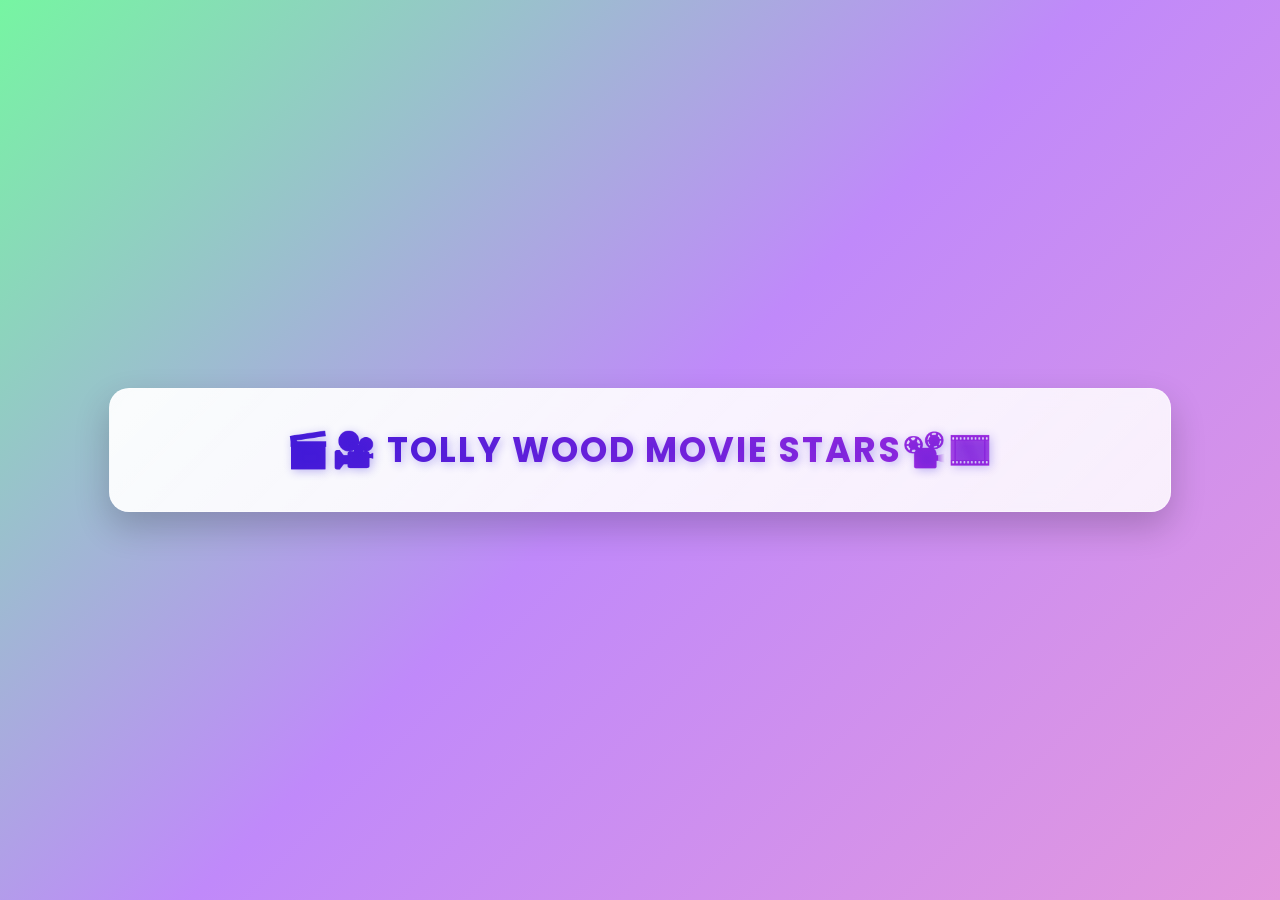
<file: wad-2904/frame1.html>
<!DOCTYPE html>
<html lang="en">
<head>
    <meta charset="UTF-8">
    <meta name="viewport" content="width=device-width, initial-scale=1.0">
    <title>Tollywood Legends & Stars</title>
    <link href="https://fonts.googleapis.com/css2?family=Poppins:wght@300;400;500;600;700&display=swap" rel="stylesheet">
    <style>
        body {
            margin: 0;
            padding: 0;
            font-family: 'Poppins', -apple-system, BlinkMacSystemFont, 'Segoe UI', Roboto, Oxygen, Ubuntu, Cantarell, sans-serif;
            background: linear-gradient(135deg, #76f5a2, #c089fa, #e398de);
            min-height: 100vh;
            display: flex;
            align-items: center;
            justify-content: center;
        }

        .title-box {
            margin: 20px;
            width: 100%;
            min-width: 1000px;
            max-width: 400px;
            padding: 40px 30px;
            text-align: center;
            background: linear-gradient(135deg, rgba(255,255,255,0.95), rgba(255,255,255,0.85));
            border-radius: 20px;
            box-shadow: 0 15px 35px rgba(0, 0, 0, 0.2);
            backdrop-filter: blur(10px);
            border: 1px solid rgba(255,255,255,0.3);
            transition: all 0.4s cubic-bezier(0.25, 0.46, 0.45, 0.94);
        }
        
        .title-box:hover {
            box-shadow: 0 25px 50px rgba(0, 0, 0, 0.3);
            transform: translateY(-5px) scale(1.02);
            background: linear-gradient(135deg, rgba(255,255,255,0.98), rgba(255,255,255,0.9));
        }

        .title-box h1 {
            margin: 0;
            font-size: 2.2em;
            font-weight: 700;
            letter-spacing: 2px;
            background: linear-gradient(135deg, #3118d7, #bd30e1);
            -webkit-background-clip: text;
            -webkit-text-fill-color: transparent;
            background-clip: text;
            text-shadow: 2px 2px 10px rgba(49, 24, 215, 0.3);
            line-height: 1.2;
            white-space: nowrap;
        }

        @media (max-width: 768px) {
            .title-box {
                width: 90%;
                min-width: 300px;
                padding: 30px 20px;
            }
            .title-box h1 {
                font-size: 1.8em;
                letter-spacing: 1.5px;
            }
        }
    </style>
</head>
<body>
    <center>
        <div class="title-box">
            <h1>🎬🎥 TOLLY WOOD MOVIE STARS📽️🎞️</h1>
        </div>
    </center>
</body>
</html>
</file>
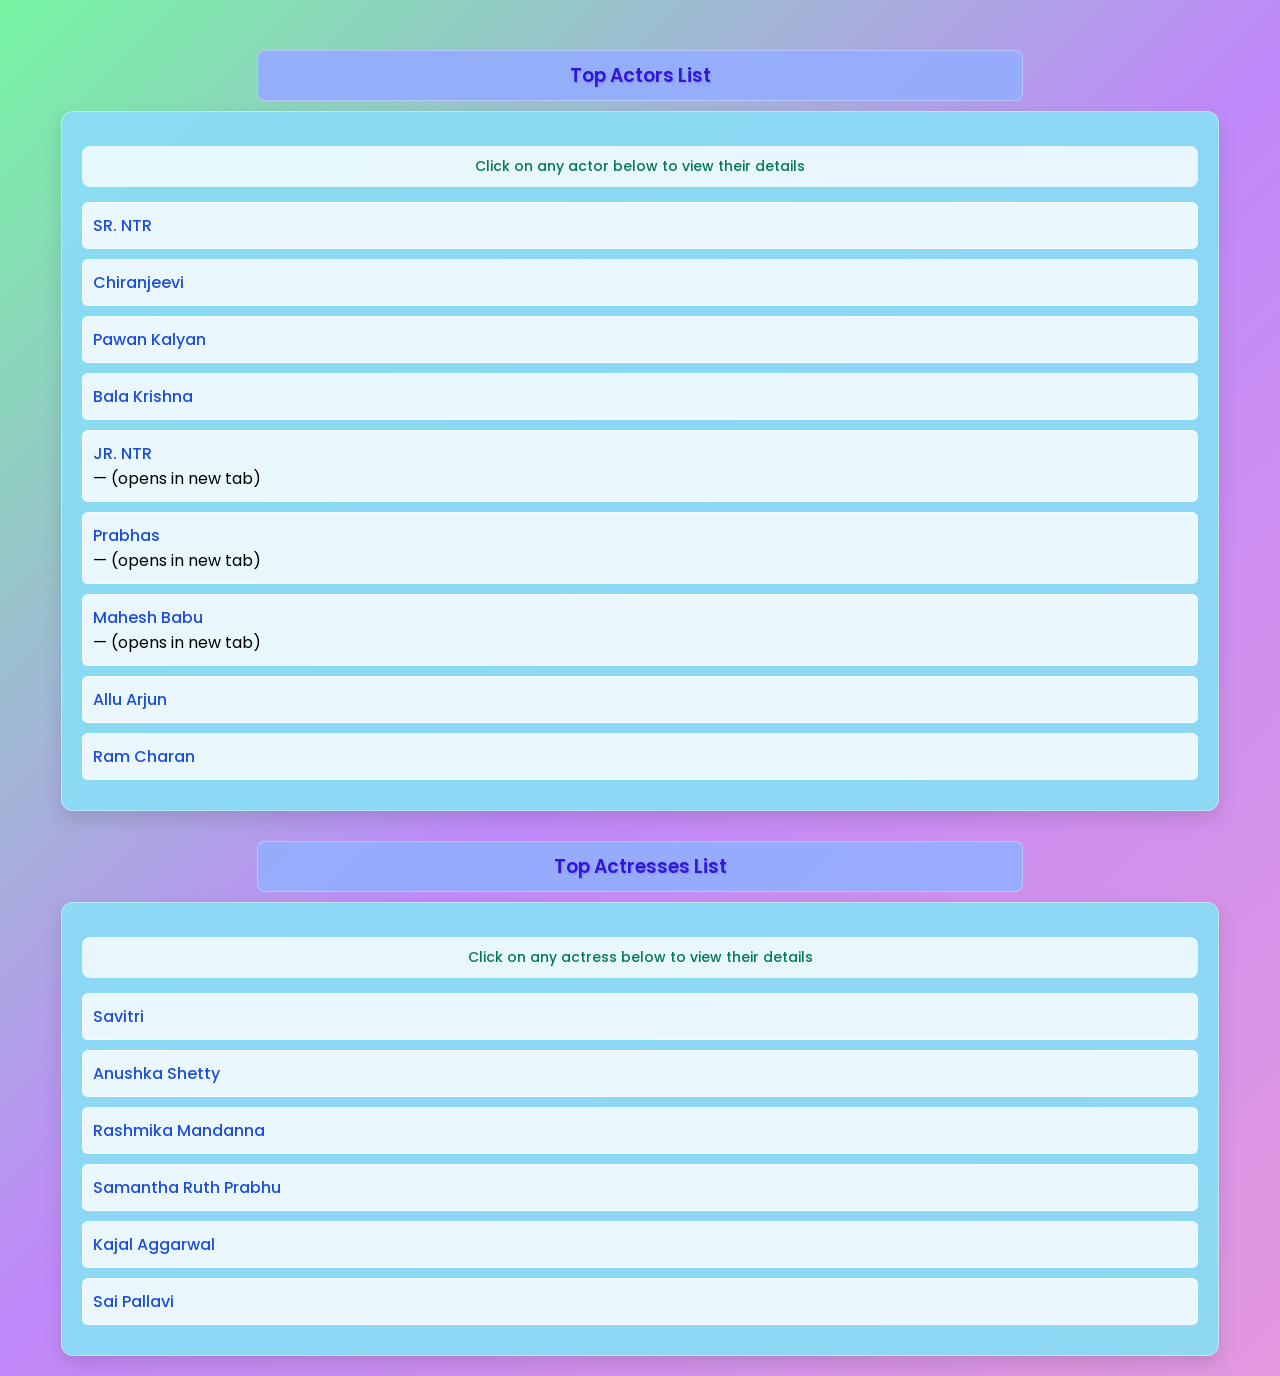
<file: wad-2904/frame2.html>
<!DOCTYPE html>
<html>
<head>
    <title>Top Tollywood Artists</title>
    <link href="https://fonts.googleapis.com/css2?family=Poppins:wght@300;400;500;600;700&display=swap" rel="stylesheet">
</head>
<body style="margin: 0; padding: 20px; font-family: 'Poppins', -apple-system, BlinkMacSystemFont, 'Segoe UI', Roboto, Oxygen, Ubuntu, Cantarell, sans-serif; background: linear-gradient(135deg, #76f5a2, #c089fa, #e398de);">
    <h3 style="text-align: center; color: #3118d7; background-color: rgba(149, 173, 252, 0.95); padding: 10px; border-radius: 8px; width: 60%; margin: 30px auto 10px; font-weight: 600; text-shadow: 1px 1px 2px rgba(49, 24, 215, 0.2); transition: all 0.3s ease; border: 1px solid rgba(255,255,255,0.3);">
        Top Actors List
    </h3>
    <ul style="width: 90%; margin: auto; padding: 20px; background-color: rgba(138, 220, 245, 0.95); border-radius: 12px; box-shadow: 0 8px 18px rgba(0, 0, 0, 0.12); list-style-type: none; border: 1px solid rgba(255,255,255,0.4);">
        <p style="text-align: center; margin-bottom: 15px; color: #047857; font-size: 14px; font-weight: 500; padding: 10px; background: rgba(255,255,255,0.8); border-radius: 8px;">
            Click on any actor below to view their details
        </p>
        <li style="margin: 10px 0; padding: 10px; border-radius: 6px; background-color: rgba(240, 249, 255, 0.95); transition: all 0.3s ease; border: 1px solid rgba(255,255,255,0.6);">
            <a href="actors files/sntr.html" target="content" style="text-decoration: none; color: #1d4ed8; font-weight: 500; font-size: 1em; transition: color 0.3s ease; display: block;">
                SR. NTR
            </a>
        </li>
        <li style="margin: 10px 0; padding: 10px; border-radius: 6px; background-color: rgba(240, 249, 255, 0.95); transition: all 0.3s ease; border: 1px solid rgba(255,255,255,0.6);">
            <a href="actors files/chiranjeevi.html" target="content" style="text-decoration: none; color: #1d4ed8; font-weight: 500; font-size: 1em; transition: color 0.3s ease; display: block;">
                Chiranjeevi
            </a>
        </li>
        <li style="margin: 10px 0; padding: 10px; border-radius: 6px; background-color: rgba(240, 249, 255, 0.95); transition: all 0.3s ease; border: 1px solid rgba(255,255,255,0.6);">
            <a href="actors files/pawan.html" target="content" style="text-decoration: none; color: #1d4ed8; font-weight: 500; font-size: 1em; transition: color 0.3s ease; display: block;">
                Pawan Kalyan
            </a>
        </li>
        <li style="margin: 10px 0; padding: 10px; border-radius: 6px; background-color: rgba(240, 249, 255, 0.95); transition: all 0.3s ease; border: 1px solid rgba(255,255,255,0.6);">
            <a href="actors files/balayya.html" target="content" style="text-decoration: none; color: #1d4ed8; font-weight: 500; font-size: 1em; transition: color 0.3s ease; display: block;">
                Bala Krishna
            </a>
        </li>
        <li style="margin: 10px 0; padding: 10px; border-radius: 6px; background-color: rgba(240, 249, 255, 0.95); transition: all 0.3s ease; border: 1px solid rgba(255,255,255,0.6);">
            <a href="actors files/ntr.html" target="_blank" style="text-decoration: none; color: #1d4ed8; font-weight: 500; font-size: 1em; transition: color 0.3s ease; display: block;">
                JR. NTR
            </a> — (opens in new tab)
        </li>
        <li style="margin: 10px 0; padding: 10px; border-radius: 6px; background-color: rgba(240, 249, 255, 0.95); transition: all 0.3s ease; border: 1px solid rgba(255,255,255,0.6);">
            <a href="actors files/prabas.html" target="_blank" style="text-decoration: none; color: #1d4ed8; font-weight: 500; font-size: 1em; transition: color 0.3s ease; display: block;">
                Prabhas
            </a> — (opens in new tab)
        </li>
        <li style="margin: 10px 0; padding: 10px; border-radius: 6px; background-color: rgba(240, 249, 255, 0.95); transition: all 0.3s ease; border: 1px solid rgba(255,255,255,0.6);">
            <a href="actors files/mahesh.html" target="_blank" style="text-decoration: none; color: #1d4ed8; font-weight: 500; font-size: 1em; transition: color 0.3s ease; display: block;">
                Mahesh Babu
            </a> — (opens in new tab)
        </li>
        <li style="margin: 10px 0; padding: 10px; border-radius: 6px; background-color: rgba(240, 249, 255, 0.95); transition: all 0.3s ease; border: 1px solid rgba(255,255,255,0.6);">
            <a href="actors files/alluarjun.html" target="content" style="text-decoration: none; color: #1d4ed8; font-weight: 500; font-size: 1em; transition: color 0.3s ease; display: block;">
                Allu Arjun
            </a>
        </li>
        <li style="margin: 10px 0; padding: 10px; border-radius: 6px; background-color: rgba(240, 249, 255, 0.95); transition: all 0.3s ease; border: 1px solid rgba(255,255,255,0.6);">
            <a href="actors files/ramcharan.html" target="content" style="text-decoration: none; color: #1d4ed8; font-weight: 500; font-size: 1em; transition: color 0.3s ease; display: block;">
                Ram Charan
            </a>
        </li>
    </ul>

    <h3 style="text-align: center; color: #3118d7; background-color: rgba(149, 173, 252, 0.95); padding: 10px; border-radius: 8px; width: 60%; margin: 30px auto 10px; font-weight: 600; text-shadow: 1px 1px 2px rgba(49, 24, 215, 0.2); transition: all 0.3s ease; border: 1px solid rgba(255,255,255,0.3);">
        Top Actresses List
    </h3>
    <ul style="width: 90%; margin: auto; padding: 20px; background-color: rgba(138, 220, 245, 0.95); border-radius: 12px; box-shadow: 0 8px 18px rgba(0, 0, 0, 0.12); list-style-type: none; border: 1px solid rgba(255,255,255,0.4);">
        <p style="text-align: center; margin-bottom: 15px; color: #047857; font-size: 14px; font-weight: 500; padding: 10px; background: rgba(255,255,255,0.8); border-radius: 8px;">
            Click on any actress below to view their details
        </p>
        <li style="margin: 10px 0; padding: 10px; border-radius: 6px; background-color: rgba(240, 249, 255, 0.95); transition: all 0.3s ease; border: 1px solid rgba(255,255,255,0.6);">
            <a href="actress/savatri.html" target="content" style="text-decoration: none; color: #1d4ed8; font-weight: 500; font-size: 1em; transition: color 0.3s ease; display: block;">
                Savitri
            </a>
        </li>
        <li style="margin: 10px 0; padding: 10px; border-radius: 6px; background-color: rgba(240, 249, 255, 0.95); transition: all 0.3s ease; border: 1px solid rgba(255,255,255,0.6);">
            <a href="actress/anushka.html" target="content" style="text-decoration: none; color: #1d4ed8; font-weight: 500; font-size: 1em; transition: color 0.3s ease; display: block;">
                Anushka Shetty
            </a>
        </li>
        <li style="margin: 10px 0; padding: 10px; border-radius: 6px; background-color: rgba(240, 249, 255, 0.95); transition: all 0.3s ease; border: 1px solid rgba(255,255,255,0.6);">
            <a href="actress/rashmika.html" target="content" style="text-decoration: none; color: #1d4ed8; font-weight: 500; font-size: 1em; transition: color 0.3s ease; display: block;">
                Rashmika Mandanna
            </a>
        </li>
        <li style="margin: 10px 0; padding: 10px; border-radius: 6px; background-color: rgba(240, 249, 255, 0.95); transition: all 0.3s ease; border: 1px solid rgba(255,255,255,0.6);">
            <a href="actress/samantha.html" target="content" style="text-decoration: none; color: #1d4ed8; font-weight: 500; font-size: 1em; transition: color 0.3s ease; display: block;">
                Samantha Ruth Prabhu
            </a>
        </li>
        <li style="margin: 10px 0; padding: 10px; border-radius: 6px; background-color: rgba(240, 249, 255, 0.95); transition: all 0.3s ease; border: 1px solid rgba(255,255,255,0.6);">
            <a href="actress/kajal.html" target="content" style="text-decoration: none; color: #1d4ed8; font-weight: 500; font-size: 1em; transition: color 0.3s ease; display: block;">
                Kajal Aggarwal
            </a>
        </li>
        <li style="margin: 10px 0; padding: 10px; border-radius: 6px; background-color: rgba(240, 249, 255, 0.95); transition: all 0.3s ease; border: 1px solid rgba(255,255,255,0.6);">
            <a href="actress/saipal.html" target="content" style="text-decoration: none; color: #1d4ed8; font-weight: 500; font-size: 1em; transition: color 0.3s ease; display: block;">
                Sai Pallavi
            </a>
        </li>
    </ul>
</body>
</html>
</file>
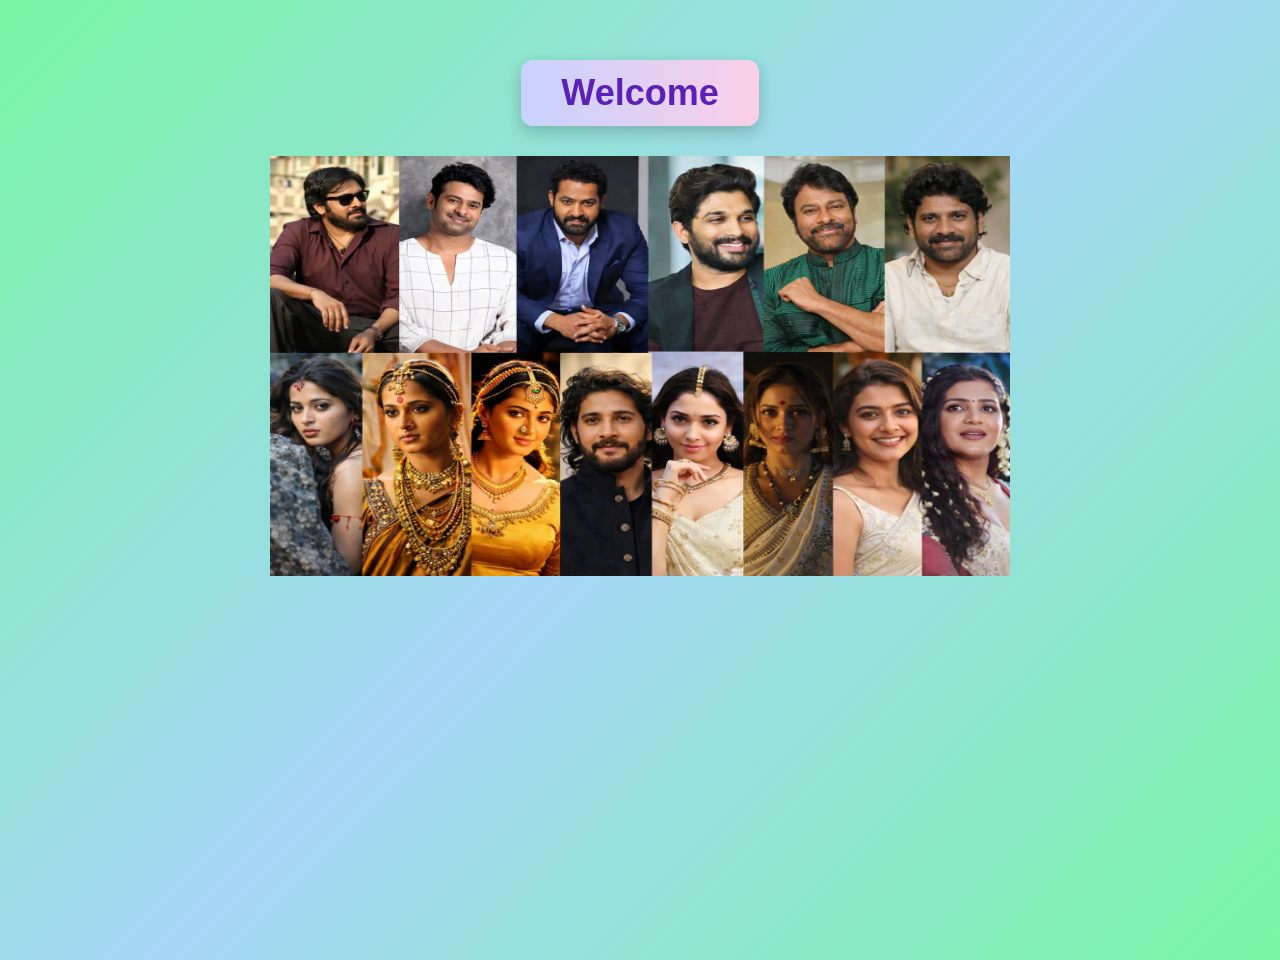
<file: wad-2904/frame3.html>
<!DOCTYPE html>
<html>
<head>
    <title>Welcome</title>
    <link rel="stylesheet" href="style.css">
</head>
<body>
    <h2 align="center"><b>Welcome</b></h2>
    <center>
        <img class="zoom" src="images/mainimg.png" alt="Movie Actors" width="740" height="420"><br>
    </center>
</body>
</html>
</file>
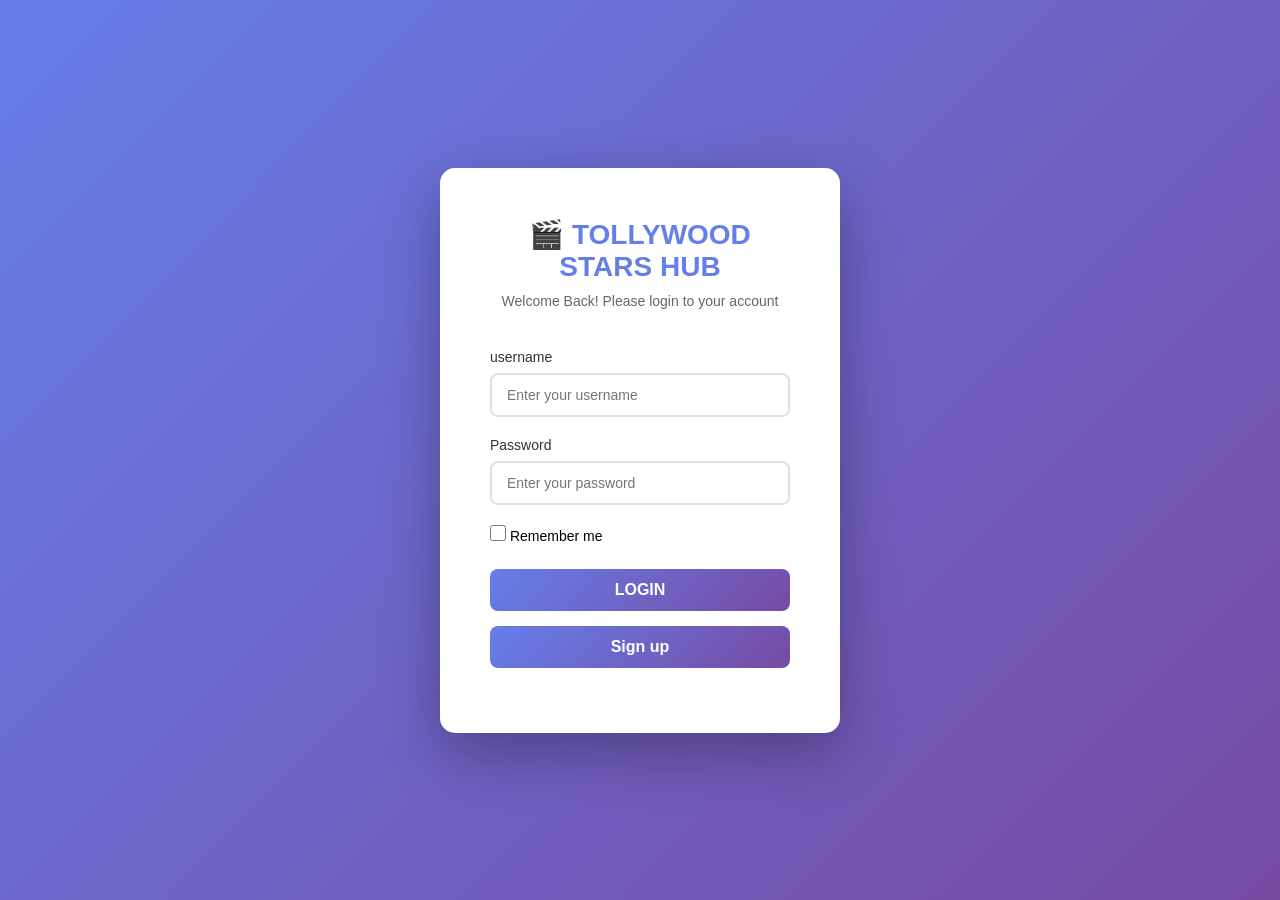
<file: wad-2904/login.html>
<!DOCTYPE html>
<html lang="en">
<head>
    <meta charset="UTF-8">
    <meta name="viewport" content="width=device-width, initial-scale=1.0">
    <title>Login - Tollywood Stars Hub</title>
    <style>
        * {
            margin: 0;
            padding: 0;
            box-sizing: border-box;
        }

        body {
            font-family: "Segoe UI", Arial, sans-serif;
            background: linear-gradient(135deg, #667eea 0%, #764ba2 100%);
            display: flex;
            justify-content: center;
            align-items: center;
            min-height: 100vh;
            padding: 20px;
        }

        .login-container {
            background: white;
            border-radius: 15px;
            box-shadow: 0 20px 60px rgba(0, 0, 0, 0.3);
            padding: 50px;
            width: 100%;
            max-width: 400px;
            animation: slideIn 0.6s ease-out;
        }

        @keyframes slideIn {
            from {
                opacity: 0;
                transform: translateY(-30px);
            }
            to {
                opacity: 1;
                transform: translateY(0);
            }
        }

        .login-header {
            text-align: center;
            margin-bottom: 40px;
        }

        .login-header h1 {
            color: #667eea;
            font-size: 28px;
            margin-bottom: 10px;
        }

        .login-header p {
            color: #666;
            font-size: 14px;
        }

        .form-group {
            margin-bottom: 20px;
        }

        .form-group label {
            display: block;
            margin-bottom: 8px;
            color: #333;
            font-weight: 500;
            font-size: 14px;
        }

        .form-group input {
            width: 100%;
            padding: 12px 15px;
            border: 2px solid #e0e0e0;
            border-radius: 8px;
            font-size: 14px;
            transition: border-color 0.3s ease;
            font-family: inherit;
        }

        .form-group input:focus {
            outline: none;
            border-color: #667eea;
            box-shadow: 0 0 0 3px rgba(102, 126, 234, 0.1);
        }

        .remember-forgot {
            display: flex;
            justify-content: space-between;
            align-items: center;
            margin-bottom: 25px;
            font-size: 14px;
        }

        .remember-forgot input[type="checkbox"] {
            width: 16px;
            height: 16px;
            cursor: pointer;
        }

        .remember-forgot a {
            color: #667eea;
            text-decoration: none;
            transition: color 0.3s ease;
        }

        .remember-forgot a:hover {
            color: #764ba2;
        }

        .login-btn {
            width: 100%;
            padding: 12px;
            background: linear-gradient(135deg, #667eea 0%, #764ba2 100%);
            color: white;
            border: none;
            border-radius: 8px;
            font-size: 16px;
            font-weight: 600;
            cursor: pointer;
            transition: transform 0.2s ease, box-shadow 0.2s ease;
            margin-bottom: 15px;
        }

        .login-btn:hover {
            transform: translateY(-2px);
            box-shadow: 0 10px 25px rgba(102, 126, 234, 0.4);
        }

        .login-btn:active {
            transform: translateY(0);
        }

        .error-message {
            color: #e74c3c;
            font-size: 13px;
            margin-bottom: 20px;
            padding: 10px;
            background-color: #fadbd8;
            border-radius: 5px;
            display: none;
        }

        .success-message {
            color: #27ae60;
            font-size: 13px;
            margin-bottom: 20px;
            padding: 10px;
            background-color: #d5f4e6;
            border-radius: 5px;
            display: none;
        }

        .signup-link {
            text-align: center;
            color: #666;
            font-size: 14px;
        }

        .signup-link a {
            color: #667eea;
            text-decoration: none;
            font-weight: 600;
            transition: color 0.3s ease;
        }

        .signup-link a:hover {
            color: #764ba2;
        }

        .demo-credentials {
            background-color: #f0f4ff;
            border-left: 4px solid #667eea;
            padding: 12px;
            border-radius: 5px;
            margin-bottom: 25px;
            font-size: 12px;
            color: #333;
        }

        .demo-credentials strong {
            display: block;
            margin-bottom: 5px;
            color: #667eea;
        }
    </style>
</head>
<body>
    <div class="login-container">
        <div class="login-header">
            <h1>🎬 TOLLYWOOD STARS HUB</h1>
            <p>Welcome Back! Please login to your account</p>
        </div>

        <form id="loginForm" onsubmit="handleLogin(event)">
            <div class="error-message" id="errorMessage"></div>
            <div class="success-message" id="successMessage"></div>

            <div class="form-group">
                <label for="username">username</label>
                <input 
                    type="username" 
                    id="username" 
                    placeholder="Enter your username" 
                    required
                >
            </div>

            <div class="form-group">
                <label for="password">Password</label>
                <input 
                    type="password" 
                    id="password" 
                    placeholder="Enter your password" 
                    required
                >
            </div>

            <div class="remember-forgot">
                <label>
                    <input type="checkbox" id="rememberMe"> Remember me
                </label>
            </div>

            <button type="submit" class="login-btn">LOGIN</button>
        </form>

        <div class="signup-link">
            <button onclick="handleSignup(event)" class="login-btn">Sign up</button>
        </div>
    </div>

    <script>
        const demoUser = {
            username: 'sai kumar masabattula',
            password: 'Sai!@#8843'
        };

        window.addEventListener('load', function() {
            const isLoggedIn = sessionStorage.getItem('isLoggedIn');
            if (isLoggedIn) {
                window.location.href = 'index.html';
            }
        });

        function handleLogin(event) {
            event.preventDefault();

            const username = document.getElementById('username').value.trim();
            const password = document.getElementById('password').value;
            const rememberMe = document.getElementById('rememberMe').checked;

            const errorMessage = document.getElementById('errorMessage');
            const successMessage = document.getElementById('successMessage');

            // Clear previous messages
            errorMessage.style.display = 'none';
            successMessage.style.display = 'none';

            let loginSuccess = false;
            let displayName = username;

            // Check demo user first
            if (username === demoUser.username && password === demoUser.password) {
                loginSuccess = true;
            } else {
                // Check registered users in localStorage
                const registeredUsers = JSON.parse(localStorage.getItem('tollywoodUsers') || '[]');
                const user = registeredUsers.find(u => u.username === username && u.password === password);
                if (user) {
                    loginSuccess = true;
                    displayName = user.fullname;
                }
            }

            if (loginSuccess) {
                // Successful login
                successMessage.textContent = '✓ Login successful! Redirecting...';
                successMessage.style.display = 'block';

                // Set login session
                sessionStorage.setItem('isLoggedIn', 'true');
                sessionStorage.setItem('userEmail', displayName);

                // Optional: Remember username
                if (rememberMe) {
                    localStorage.setItem('rememberedUsername', username);
                } else {
                    localStorage.removeItem('rememberedUsername');
                }

                // Redirect to main page
                setTimeout(() => {
                    window.location.href = 'index.html';
                }, 1500);
            } else {
                // Failed login
                errorMessage.textContent = '✗ Invalid username or password. Please try again.';
                errorMessage.style.display = 'block';
                document.getElementById('password').value = '';
            }
        }

        function handleForgotPassword(event) {
            event.preventDefault();
            alert('Password reset feature coming soon!\n\nDemo Account:\nUsername: sai kumar masabattula\nPassword: Sai!@#8843');
        }

        function handleSignup(event) {
            event.preventDefault();
            window.location.href = 'signup.html';
        }

        // Auto-fill remembered username
        window.addEventListener('load', function() {
            const rememberedUsername = localStorage.getItem('rememberedUsername');
            if (rememberedUsername) {
                document.getElementById('username').value = rememberedUsername;
                document.getElementById('rememberMe').checked = true;
            }
        });

        // Allow Enter key to submit form
        document.getElementById('password').addEventListener('keypress', function(event) {
            if (event.key === 'Enter') {
                document.getElementById('loginForm').dispatchEvent(new Event('submit'));
            }
        });
    </script>
</body>
</html>
</file>
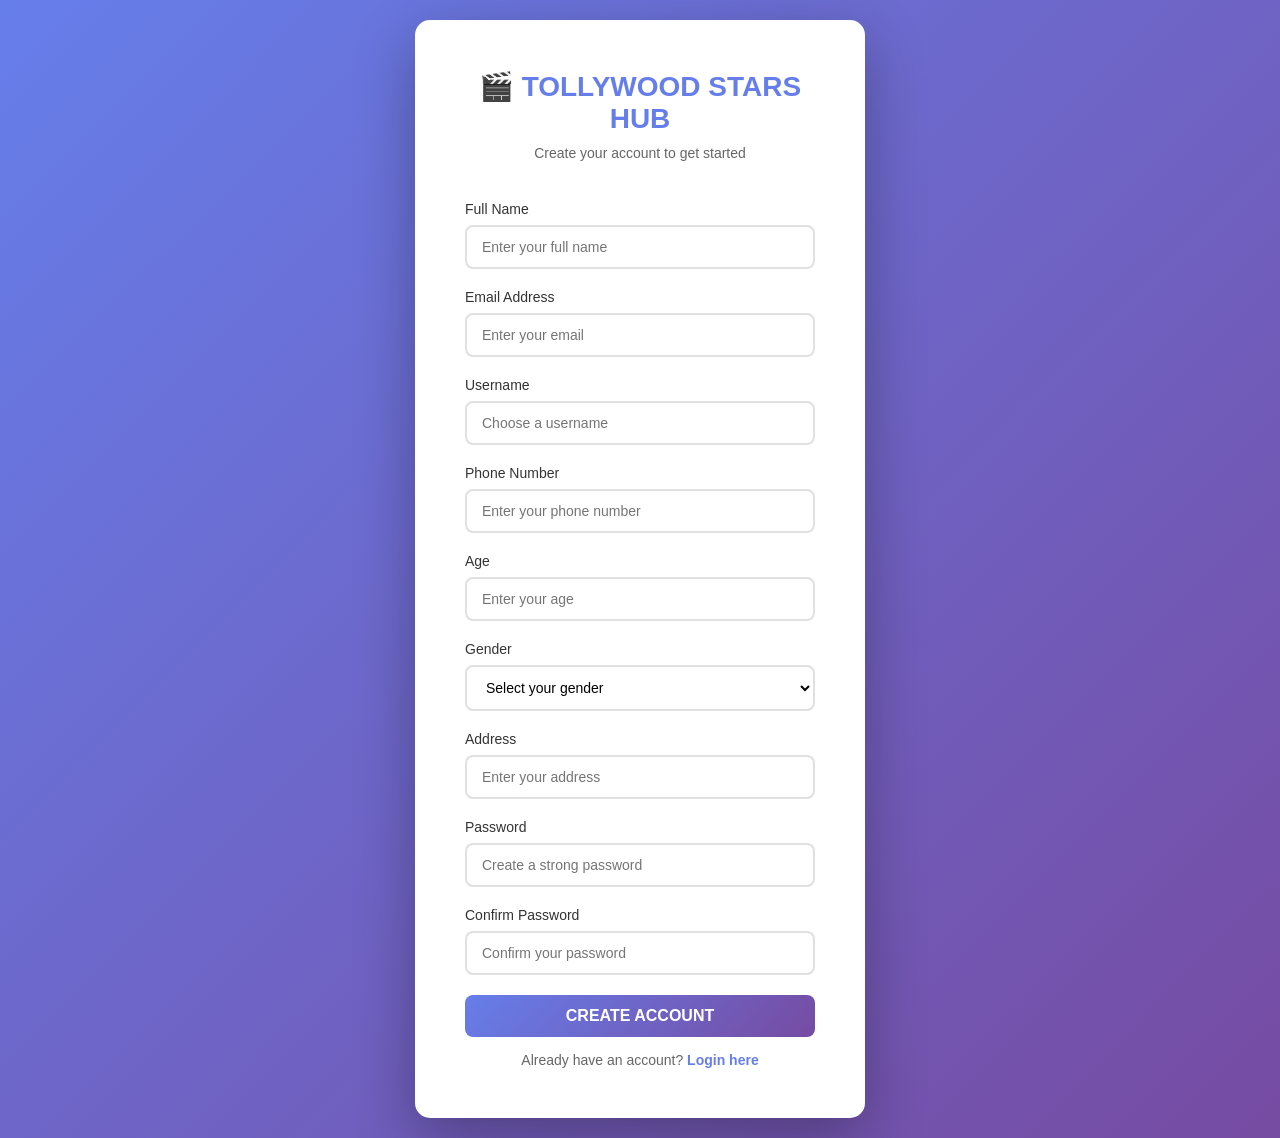
<file: wad-2904/signup.html>
<!DOCTYPE html>
<html lang="en">
<head>
    <meta charset="UTF-8">
    <meta name="viewport" content="width=device-width, initial-scale=1.0">
    <title>Sign Up - Tollywood Stars Hub</title>
    <style>
        * {
            margin: 0;
            padding: 0;
            box-sizing: border-box;
        }

        body {
            font-family: "Segoe UI", Arial, sans-serif;
            background: linear-gradient(135deg, #667eea 0%, #764ba2 100%);
            display: flex;
            justify-content: center;
            align-items: center;
            min-height: 100vh;
            padding: 20px;
        }

        .signup-container {
            background: white;
            border-radius: 15px;
            box-shadow: 0 20px 60px rgba(0, 0, 0, 0.3);
            padding: 50px;
            width: 100%;
            max-width: 450px;
            animation: slideIn 0.6s ease-out;
        }

        @keyframes slideIn {
            from {
                opacity: 0;
                transform: translateY(-30px);
            }
            to {
                opacity: 1;
                transform: translateY(0);
            }
        }

        .signup-header {
            text-align: center;
            margin-bottom: 40px;
        }

        .signup-header h1 {
            color: #667eea;
            font-size: 28px;
            margin-bottom: 10px;
        }

        .signup-header p {
            color: #666;
            font-size: 14px;
        }

        .form-group {
            margin-bottom: 20px;
        }

        .form-group label {
            display: block;
            margin-bottom: 8px;
            color: #333;
            font-weight: 500;
            font-size: 14px;
        }

        .form-group input {
            width: 100%;
            padding: 12px 15px;
            border: 2px solid #e0e0e0;
            border-radius: 8px;
            font-size: 14px;
            transition: border-color 0.3s ease;
            font-family: inherit;
        }

        .form-group input:focus {
            outline: none;
            border-color: #667eea;
            box-shadow: 0 0 0 3px rgba(102, 126, 234, 0.1);
        }

        .form-group select {
            width: 100%;
            padding: 12px 15px;
            border: 2px solid #e0e0e0;
            border-radius: 8px;
            font-size: 14px;
            transition: border-color 0.3s ease;
            font-family: inherit;
            background-color: white;
        }

        .form-group select:focus {
            outline: none;
            border-color: #667eea;
            box-shadow: 0 0 0 3px rgba(102, 126, 234, 0.1);
        }

        .form-group.error select {
            border-color: #e74c3c;
        }

        .form-group.error input {
            border-color: #e74c3c;
        }

        .error-text {
            color: #e74c3c;
            font-size: 12px;
            margin-top: 5px;
            display: none;
        }

        .form-group.error .error-text {
            display: block;
        }

        .password-strength {
            margin-top: 5px;
            font-size: 12px;
            display: none;
        }

        .password-strength.show {
            display: block;
        }

        .strength-bar {
            height: 4px;
            background-color: #e0e0e0;
            border-radius: 2px;
            overflow: hidden;
            margin-top: 5px;
        }

        .strength-fill {
            height: 100%;
            width: 0;
            transition: width 0.3s ease;
        }

        .strength-fill.weak {
            width: 33%;
            background-color: #e74c3c;
        }

        .strength-fill.medium {
            width: 66%;
            background-color: #f39c12;
        }

        .strength-fill.strong {
            width: 100%;
            background-color: #27ae60;
        }

        .terms {
            margin-bottom: 25px;
            font-size: 13px;
            color: #666;
        }

        .terms input[type="checkbox"] {
            width: 16px;
            height: 16px;
            cursor: pointer;
            margin-right: 8px;
            vertical-align: middle;
        }

        .terms a {
            color: #667eea;
            text-decoration: none;
        }

        .terms a:hover {
            text-decoration: underline;
        }

        .signup-btn {
            width: 100%;
            padding: 12px;
            background: linear-gradient(135deg, #667eea 0%, #764ba2 100%);
            color: white;
            border: none;
            border-radius: 8px;
            font-size: 16px;
            font-weight: 600;
            cursor: pointer;
            transition: transform 0.2s ease, box-shadow 0.2s ease;
            margin-bottom: 15px;
        }

        .signup-btn:hover:not(:disabled) {
            transform: translateY(-2px);
            box-shadow: 0 10px 25px rgba(102, 126, 234, 0.4);
        }

        .signup-btn:disabled {
            opacity: 0.6;
            cursor: not-allowed;
        }

        .error-message {
            color: #e74c3c;
            font-size: 13px;
            margin-bottom: 20px;
            padding: 10px;
            background-color: #fadbd8;
            border-radius: 5px;
            display: none;
        }

        .success-message {
            color: #27ae60;
            font-size: 13px;
            margin-bottom: 20px;
            padding: 10px;
            background-color: #d5f4e6;
            border-radius: 5px;
            display: none;
        }

        .login-link {
            text-align: center;
            color: #666;
            font-size: 14px;
        }

        .login-link a {
            color: #667eea;
            text-decoration: none;
            font-weight: 600;
            transition: color 0.3s ease;
        }

        .login-link a:hover {
            color: #764ba2;
        }
    </style>
</head>
<body>
    <div class="signup-container">
        <div class="signup-header">
            <h1>🎬 TOLLYWOOD STARS HUB</h1>
            <p>Create your account to get started</p>
        </div>

        <form id="signupForm" onsubmit="handleSignup(event)">
            <div class="error-message" id="errorMessage"></div>
            <div class="success-message" id="successMessage"></div>

            <div class="form-group">
                <label for="fullname">Full Name</label>
                <input 
                    type="text" 
                    id="fullname" 
                    oninput="filterFullName(this)"
                    placeholder="Enter your full name" 
                    required
                >
                <div class="error-text">Full name is required</div>
            </div>

            <div class="form-group">
                <label for="email">Email Address</label>
                <input 
                    type="email" 
                    id="email" 
                    placeholder="Enter your email" 
                    required
                >
                <div class="error-text">Please enter a valid email</div>
            </div>

            <div class="form-group">
                <label for="username">Username</label>
                <input 
                    type="text" 
                    id="username" 
                    placeholder="Choose a username" 
                    required
                >
                <div class="error-text">Username must be at least 3 characters</div>
            </div>

            <div class="form-group">
                <label for="phone">Phone Number</label>
                <input 
                    type="tel" 
                    id="phone" 
                    placeholder="Enter your phone number" 
                    required
                >
                <div class="error-text">Please enter a valid phone number (10 digits)</div>
            </div>

            <div class="form-group">
                <label for="age">Age</label>
                <input 
                    type="number" 
                    id="age" 
                    placeholder="Enter your age" 
                    min="13" 
                    max="75"
                    required
                >
                <div class="error-text">Age must be between 13 and 75</div>
            </div>

            <div class="form-group">
                <label for="gender">Gender</label>
                <select id="gender" required>
                    <option value="">Select your gender</option>
                    <option value="Male">Male</option>
                    <option value="Female">Female</option>
                    <option value="Other">Other</option>
                    <option value="Prefer not to say">Prefer not to say</option>
                </select>
                <div class="error-text">Please select your gender</div>
            </div>

            <div class="form-group">
                <label for="address">Address</label>
                <input 
                    type="text" 
                    id="address" 
                    placeholder="Enter your address" 
                    required
                >
                <div class="error-text">Address is required</div>
            </div>

            <div class="form-group">
                <label for="password">Password</label>
                <input 
                    type="password" 
                    id="password" 
                    placeholder="Create a strong password" 
                    required
                    oninput="checkPasswordStrength()"
                >
                <div class="password-strength" id="passwordStrength">
                    <span id="strengthText">Password strength: </span>
                    <div class="strength-bar">
                        <div class="strength-fill" id="strengthFill"></div>
                    </div>
                </div>
                <div class="error-text">Password must be at least 8 characters, include 1 uppercase letter and 1 special character (!@#$%^&*)</div>
            </div>

            <div class="form-group">
                <label for="confirmPassword">Confirm Password</label>
                <input 
                    type="password" 
                    id="confirmPassword" 
                    placeholder="Confirm your password" 
                    required
                >
                <div class="error-text">Passwords do not match</div>
            </div>

            <button type="submit" class="signup-btn">CREATE ACCOUNT</button>
        </form>

        <div class="login-link">
            Already have an account? <a href="login.html">Login here</a>
        </div>
    </div>

    <script>
        // Remove any non-alphabet characters as the user types (allow spaces)
        function filterFullName(el) {
            el.value = el.value.replace(/[^A-Za-z\s]/g, '');
        }

        function checkPasswordStrength() {
            const password = document.getElementById('password').value;
            const strengthText = document.getElementById('strengthText');
            const strengthFill = document.getElementById('strengthFill');
            const passwordStrength = document.getElementById('passwordStrength');

            if (password.length === 0) {
                passwordStrength.classList.remove('show');
                return;
            }

            passwordStrength.classList.add('show');

            strengthFill.classList.remove('weak', 'medium', 'strong');

            let strength = 0;
            if (password.length >= 6) strength++;
            if (password.length >= 10) strength++;
            if (/[a-z]/.test(password) && /[A-Z]/.test(password)) strength++;
            if (/[0-9]/.test(password)) strength++;
            if (/[!@#$%^&*.<>;]/.test(password)) strength++;

            if (strength <= 2) {
                strengthFill.classList.add('weak');
                strengthText.textContent = 'Password strength: Weak';
            } else if (strength <= 3) {
                strengthFill.classList.add('medium');
                strengthText.textContent = 'Password strength: Medium';
            } else {
                strengthFill.classList.add('strong');
                strengthText.textContent = 'Password strength: Strong';
            }
        }

        function validateForm() {
            const fullname = document.getElementById('fullname').value.trim();
            const email = document.getElementById('email').value.trim();
            const username = document.getElementById('username').value.trim();
            const password = document.getElementById('password').value;
            const confirmPassword = document.getElementById('confirmPassword').value;

            const errorMessage = document.getElementById('errorMessage');
            errorMessage.style.display = 'none';

            let isValid = true;

            // Validate full name: at least 3 characters and only letters/spaces
            const nameRegex = /^[A-Za-z\s]+$/;
            if (fullname.length < 3 || !nameRegex.test(fullname)) {
                document.getElementById('fullname').parentElement.classList.add('error');
                isValid = false;
            } else {
                document.getElementById('fullname').parentElement.classList.remove('error');
            }

            // Validate email
            const emailRegex = /^[^\s@]+@[^\s@]+\.[^\s@]+$/;
            if (!emailRegex.test(email)) {
                document.getElementById('email').parentElement.classList.add('error');
                isValid = false;
            } else {
                document.getElementById('email').parentElement.classList.remove('error');
            }

            // Validate username
            if (username.length < 3) {
                document.getElementById('username').parentElement.classList.add('error');
                isValid = false;
            } else {
                document.getElementById('username').parentElement.classList.remove('error');
            }

            // Validate phone number
            const phone = document.getElementById('phone').value.trim();
            const phoneRegex = /^[0-9]{10}$/;
            if (!phoneRegex.test(phone.replace(/[-\s]/g, ''))) {
                document.getElementById('phone').parentElement.classList.add('error');
                isValid = false;
            } else {
                document.getElementById('phone').parentElement.classList.remove('error');
            }

            // Validate age
            const age = parseInt(document.getElementById('age').value);
            if (isNaN(age) || age < 13 || age > 120) {
                document.getElementById('age').parentElement.classList.add('error');
                isValid = false;
            } else {
                document.getElementById('age').parentElement.classList.remove('error');
            }

            // Validate gender
            const gender = document.getElementById('gender').value;
            if (gender === '') {
                document.getElementById('gender').parentElement.classList.add('error');
                isValid = false;
            } else {
                document.getElementById('gender').parentElement.classList.remove('error');
            }

            // Validate address
            const address = document.getElementById('address').value.trim();
            if (address.length < 5) {
                document.getElementById('address').parentElement.classList.add('error');
                isValid = false;
            } else {
                document.getElementById('address').parentElement.classList.remove('error');
            }

            // Validate password
            const hasUpperCase = /[A-Z]/.test(password);
            const hasSpecialChar = /[!@#$%^&*<>;]/.test(password);
            const isLengthValid = password.length >= 8;
            
            if (!isLengthValid || !hasUpperCase || !hasSpecialChar) {
                document.getElementById('password').parentElement.classList.add('error');
                isValid = false;
            } else {
                document.getElementById('password').parentElement.classList.remove('error');
            }

            // Validate password match
            if (password !== confirmPassword) {
                document.getElementById('confirmPassword').parentElement.classList.add('error');
                isValid = false;
            } else {
                document.getElementById('confirmPassword').parentElement.classList.remove('error');
            }

            return isValid;
        }

        function handleSignup(event) {
            event.preventDefault();

            if (!validateForm()) {
                return;
            }

            const fullname = document.getElementById('fullname').value.trim();
            const email = document.getElementById('email').value.trim();
            const username = document.getElementById('username').value.trim();
            const phone = document.getElementById('phone').value.trim();
            const age = parseInt(document.getElementById('age').value);
            const gender = document.getElementById('gender').value;
            const address = document.getElementById('address').value.trim();
            const password = document.getElementById('password').value;

            const errorMessage = document.getElementById('errorMessage');
            const successMessage = document.getElementById('successMessage');

            // Check if username already exists
            const existingUsers = JSON.parse(localStorage.getItem('tollywoodUsers') || '[]');
            if (existingUsers.some(user => user.username === username)) {
                errorMessage.textContent = '✗ Username already exists. Please choose a different username.';
                errorMessage.style.display = 'block';
                return;
            }

            if (existingUsers.some(user => user.email === email)) {
                errorMessage.textContent = '✗ Email already registered. Please use a different email or login.';
                errorMessage.style.display = 'block';
                return;
            }

            // Create new user
            const newUser = {
                fullname: fullname,
                email: email,
                username: username,
                phone: phone,
                age: age,
                gender: gender,
                address: address,
                password: password,
                createdAt: new Date().toISOString()
            };

            // Save to localStorage
            existingUsers.push(newUser);
            localStorage.setItem('tollywoodUsers', JSON.stringify(existingUsers));

            // Show success message
            successMessage.textContent = '✓ Account created successfully! Redirecting to login...';
            successMessage.style.display = 'block';
            errorMessage.style.display = 'none';

            // Redirect to login
            setTimeout(() => {
                document.getElementById('email').value = email;
                window.location.href = 'login.html';
            }, 1500);
        }

        // Redirect if already logged in
        window.addEventListener('load', function() {
            const isLoggedIn = sessionStorage.getItem('isLoggedIn');
            if (isLoggedIn) {
                window.location.href = 'index.html';
            }
        });
    </script>
</body>
</html>
</file>
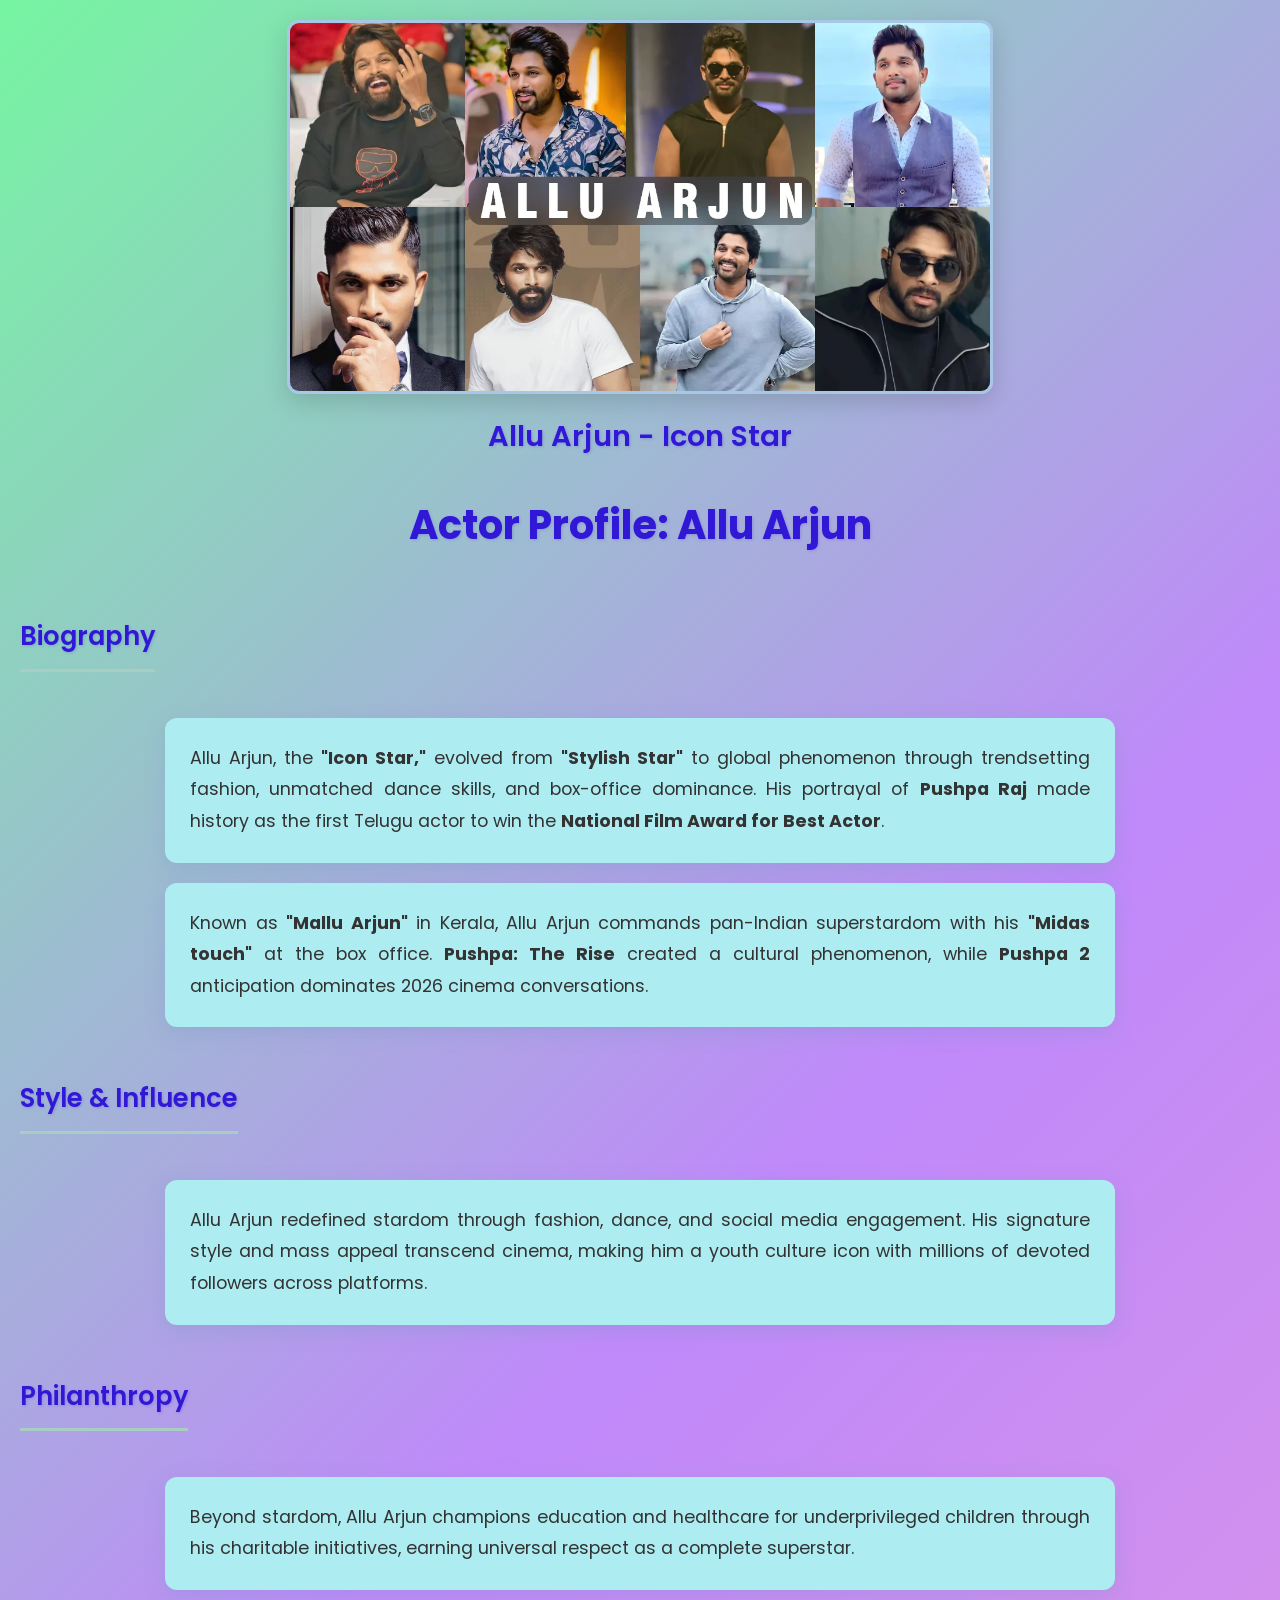
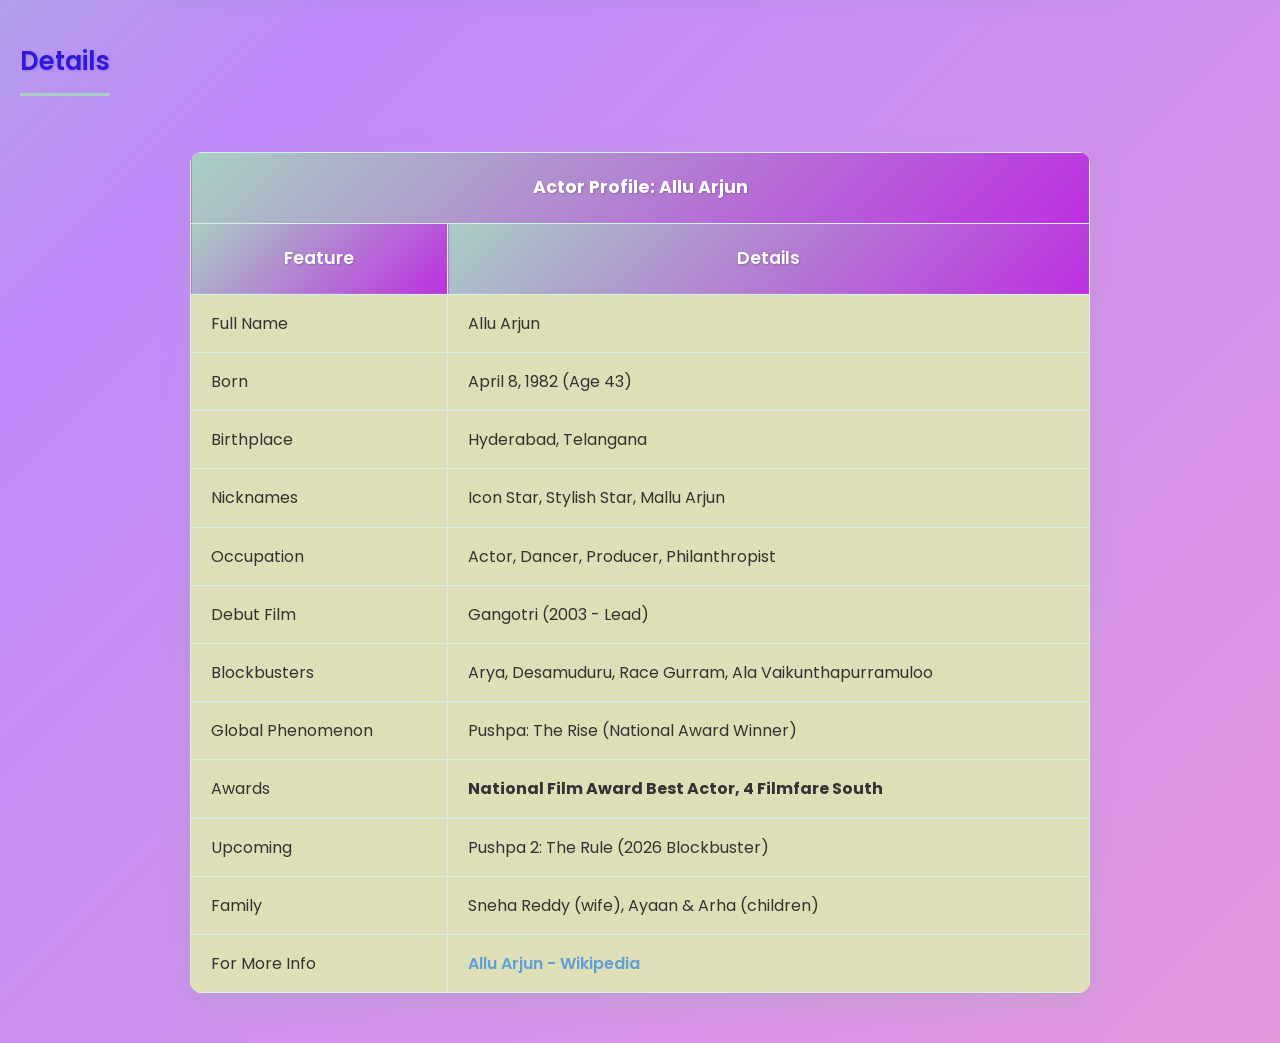
<file: wad-2904/actors files/alluarjun.html>
<!DOCTYPE html>
<html lang="en">
<head>
    <meta charset="UTF-8">
    <meta name="viewport" content="width=device-width, initial-scale=1.0">
    <title>Allu Arjun</title>
    <link href="https://fonts.googleapis.com/css2?family=Poppins:wght@300;400;500;600;700&display=swap" rel="stylesheet">
    <style>
        body {
            font-family: 'Poppins', -apple-system, BlinkMacSystemFont, 'Segoe UI', Roboto, Oxygen, Ubuntu, Cantarell, sans-serif;
            background: linear-gradient(135deg, #76f5a2, #c089fa, #e398de);
            margin: 0;
            padding: 20px;
            line-height: 1.7;
            color: #333;
        }
        center img {
            width: 700px;
            height: auto;
            border-radius: 12px;
            border: 3px solid #a7c7e7;
            box-shadow: 0 8px 25px rgba(0,0,0,0.15);
        }
        h1, h2, h3, h4 {
            color: #3118d7;
            font-family: 'Poppins', sans-serif;
            text-shadow: 1px 1px 3px rgba(49, 24, 215, 0.2);
        }
        h1 {
            text-align: center;
            margin-top: 30px;
            font-weight: 700;
            font-size: 2.5em;
        }
        h2 {
            margin-top: 10px;
            font-weight: 600;
            font-size: 1.8em;
        }
        h3 {
            margin-top: 30px;
            font-weight: 600;
            font-size: 1.6em;
            border-bottom: 3px solid #a8cec3;
            padding-bottom: 10px;
            display: inline-block;
        }
        h4 {
            margin-top: 35px;
            font-weight: 500;
            font-size: 1.4em;
        }
        p {
            background-color: #adecf1;
            padding: 25px;
            border-radius: 12px;
            box-shadow: 0 6px 20px rgba(120,150,200,0.3);
            text-align: justify;
            margin: 20px auto;
            max-width: 900px;
            font-family: 'Poppins', sans-serif;
            font-weight: 400;
            font-size: 1.1em;
            line-height: 1.8;
        }
        table {
            background-color: #dee4c8;
            margin: 30px auto;
            border-collapse: collapse;
            width: 80%;
            max-width: 900px;
            box-shadow: 0 8px 25px rgba(140,180,160,0.3);
            border-radius: 12px;
            overflow: hidden;
            font-family: 'Poppins', sans-serif;
        }
        th {
            background: linear-gradient(135deg, #a8cec3, #bd30e1);
            color: #ffffff;
            text-align: center;
            padding: 20px 30px;
            font-weight: 600;
            font-size: 1.1em;
            text-shadow: 1px 1px 2px rgba(0,0,0,0.2);
        }
        td {
            text-align: left;
            background-color: #dfdfb7;
            padding: 15px 20px;
            font-weight: 400;
            transition: all 0.3s ease;
        }
        td:hover {
            background-color: #c8d89e;
            cursor: pointer;
            font-size: 1.05em;
            transform: translateX(5px);
        }
        th, td {
            border: 1px solid #d6efe7;
        }
        a {
            color: #5f9ed6;
            text-decoration: none;
            font-weight: 600;
            font-family: 'Poppins', sans-serif;
        }
        a:hover {
            text-decoration: underline;
            color: #7b6cd9;
        }
        @media (max-width: 768px) {
            center img { width: 100%; max-width: 500px; }
            p { padding: 20px; width: 95%; }
            table { width: 95%; font-size: 0.9em; }
            h1 { font-size: 2em; }
        }
    </style>
</head>
<body>
    <center>
        <img src="../images/aa1.webp" alt="Allu Arjun">
        <h2>Allu Arjun - Icon Star</h2>
    </center>

    <h1>Actor Profile: Allu Arjun</h1>
    
    <h3>Biography</h3>
    <p>
        Allu Arjun, the <b>"Icon Star,"</b> evolved from <b>"Stylish Star"</b> to global phenomenon 
        through trendsetting fashion, unmatched dance skills, and box-office dominance. His portrayal 
        of <b>Pushpa Raj</b> made history as the first Telugu actor to win the <b>National Film Award 
        for Best Actor</b>.
    </p>
    <p>
        Known as <b>"Mallu Arjun"</b> in Kerala, Allu Arjun commands pan-Indian superstardom with 
        his <b>"Midas touch"</b> at the box office. <b>Pushpa: The Rise</b> created a cultural 
        phenomenon, while <b>Pushpa 2</b> anticipation dominates 2026 cinema conversations.
    </p>

    <h3>Style & Influence</h3>
    <p>
        Allu Arjun redefined stardom through fashion, dance, and social media engagement. His 
        signature style and mass appeal transcend cinema, making him a youth culture icon with 
        millions of devoted followers across platforms.
    </p>

    <h3>Philanthropy</h3>
    <p>
        Beyond stardom, Allu Arjun champions education and healthcare for underprivileged children 
        through his charitable initiatives, earning universal respect as a complete superstar.
    </p>
    <h3>Details</h3>

    <center>
        <table>
            <tr>
                <th colspan="2"><b>Actor Profile: Allu Arjun</b></th>
            </tr>
            <tr>
                <th>Feature</th>
                <th>Details</th>
            </tr>
            <tr>
                <td>Full Name</td>
                <td>Allu Arjun</td>
            </tr>
            <tr>
                <td>Born</td>
                <td>April 8, 1982 (Age 43)</td>
            </tr>
            <tr>
                <td>Birthplace</td>
                <td>Hyderabad, Telangana</td>
            </tr>
            <tr>
                <td>Nicknames</td>
                <td>Icon Star, Stylish Star, Mallu Arjun</td>
            </tr>
            <tr>
                <td>Occupation</td>
                <td>Actor, Dancer, Producer, Philanthropist</td>
            </tr>
            <tr>
                <td>Debut Film</td>
                <td>Gangotri (2003 - Lead)</td>
            </tr>
            <tr>
                <td>Blockbusters</td>
                <td>Arya, Desamuduru, Race Gurram, Ala Vaikunthapurramuloo</td>
            </tr>
            <tr>
                <td>Global Phenomenon</td>
                <td>Pushpa: The Rise (National Award Winner)</td>
            </tr>
            <tr>
                <td>Awards</td>
                <td><b>National Film Award Best Actor, 4 Filmfare South</b></td>
            </tr>
            <tr>
                <td>Upcoming</td>
                <td>Pushpa 2: The Rule (2026 Blockbuster)</td>
            </tr>
            <tr>
                <td>Family</td>
                <td>Sneha Reddy (wife), Ayaan & Arha (children)</td>
            </tr>
            <tr>
                <td>For More Info</td>
                <td><a href="https://en.wikipedia.org/wiki/Allu_Arjun" target="_blank">Allu Arjun - Wikipedia</a></td>
            </tr>
        </table>
    </center>
</body>
</html>
</file>
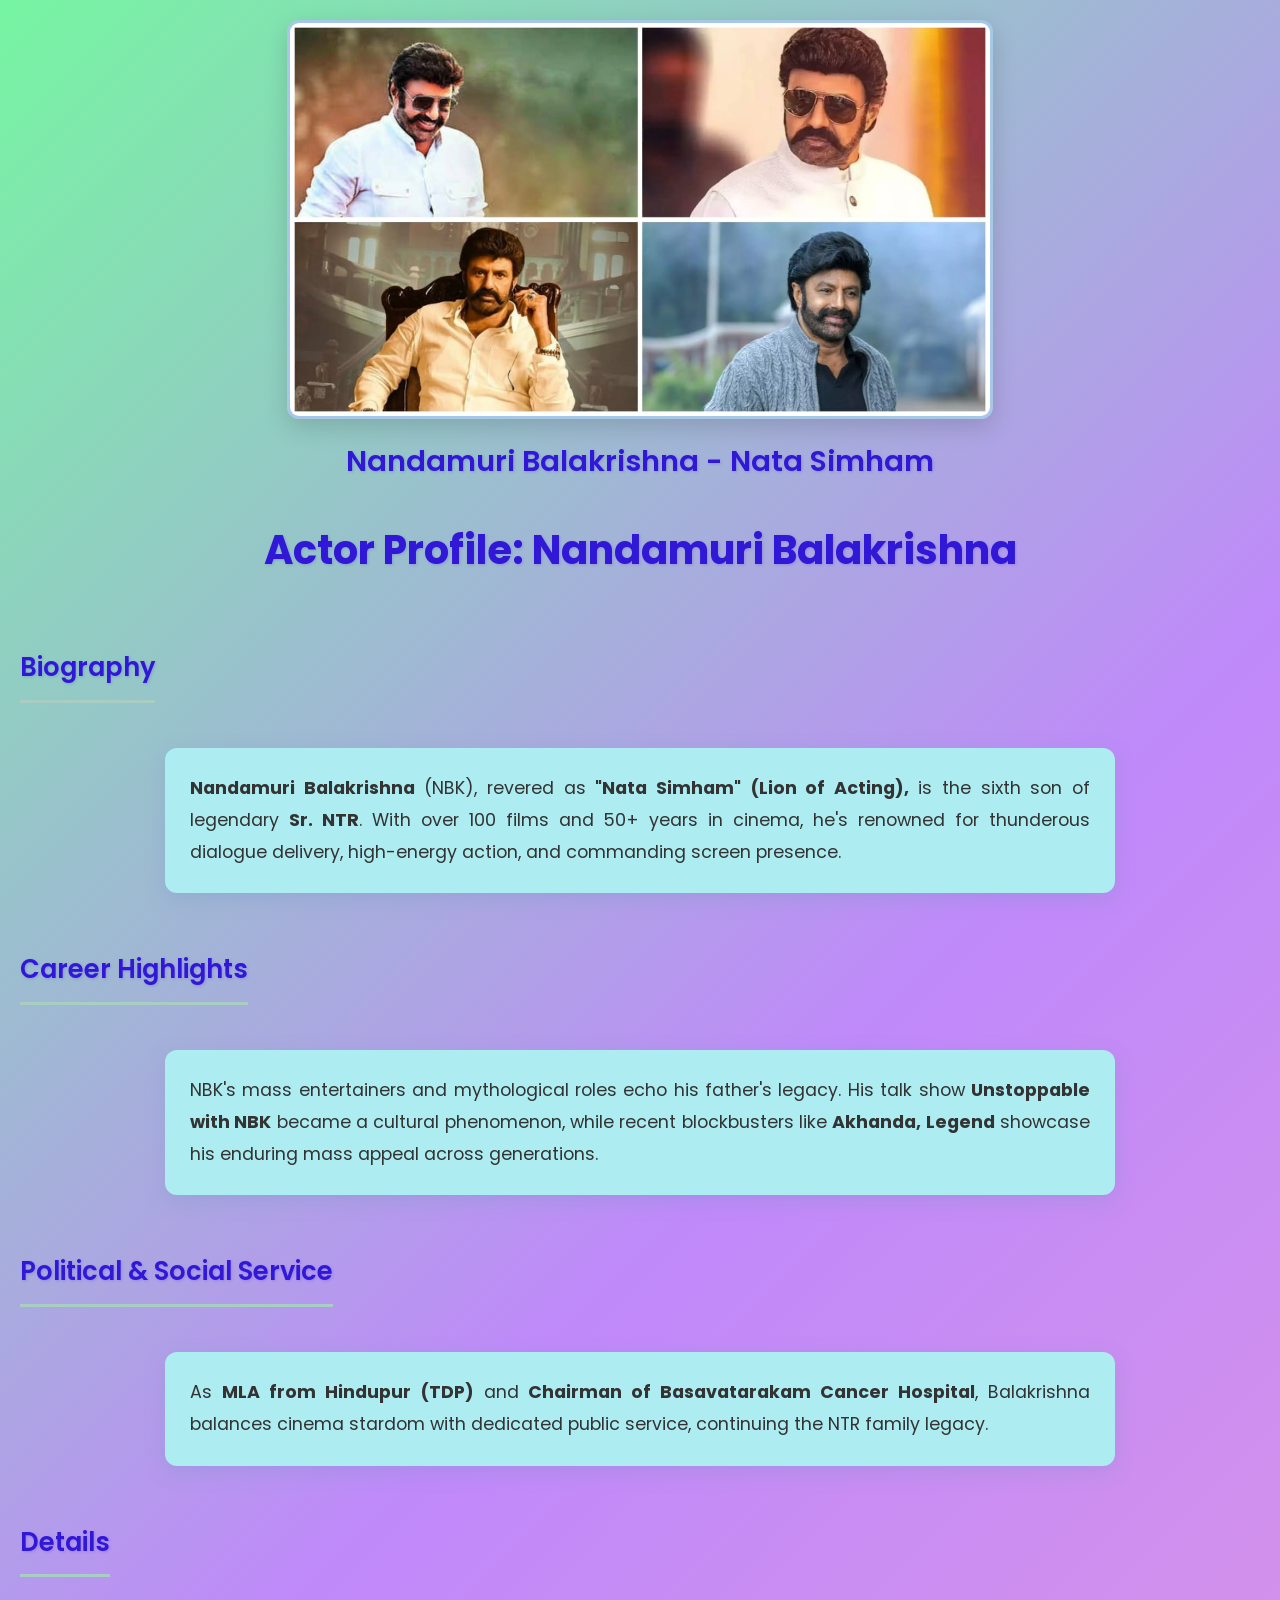
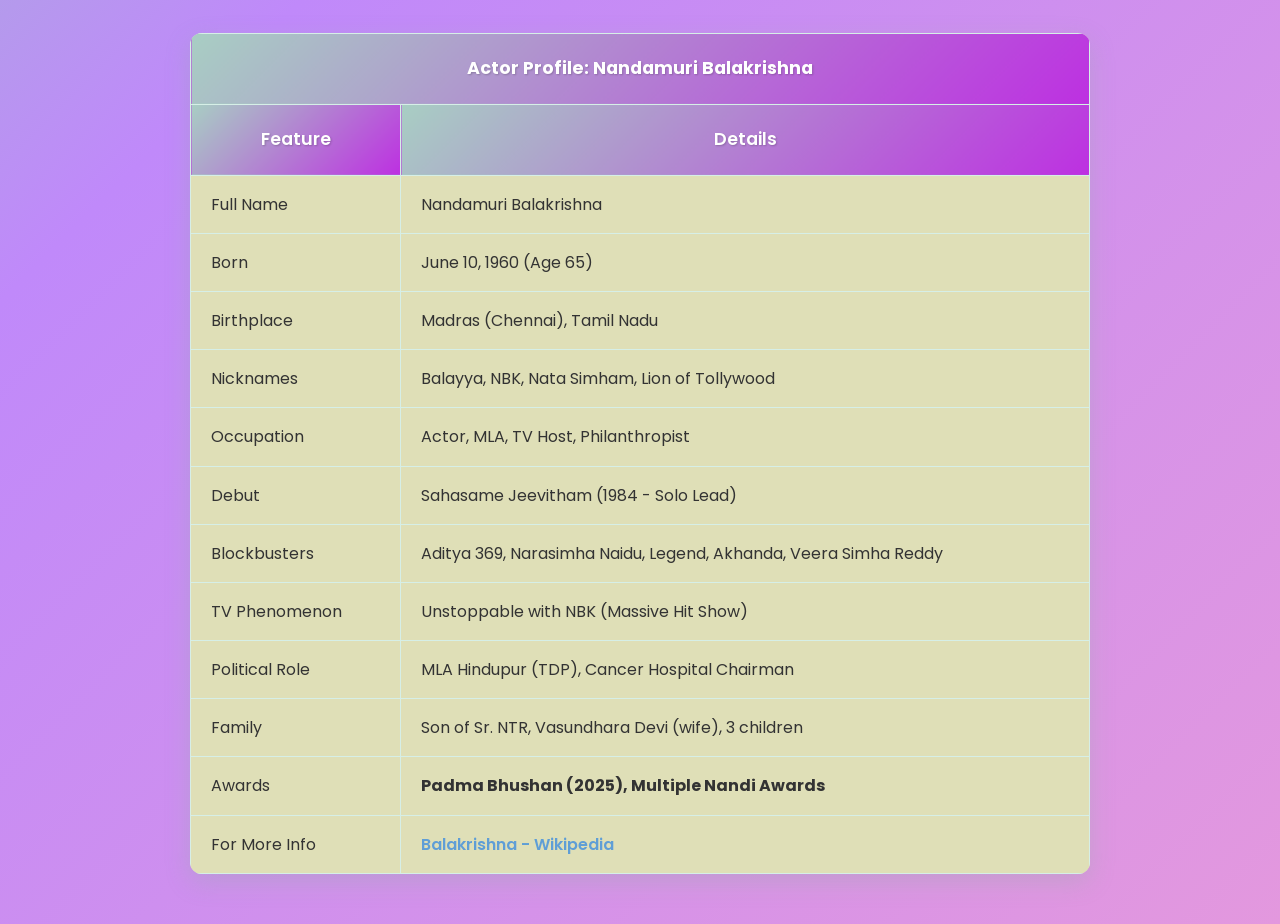
<file: wad-2904/actors files/balayya.html>
<!DOCTYPE html>
<html lang="en">
<head>
    <meta charset="UTF-8">
    <meta name="viewport" content="width=device-width, initial-scale=1.0">
    <title>Nandamuri Balakrishna</title>
    <link href="https://fonts.googleapis.com/css2?family=Poppins:wght@300;400;500;600;700&display=swap" rel="stylesheet">
    <style>
        body {
            font-family: 'Poppins', -apple-system, BlinkMacSystemFont, 'Segoe UI', Roboto, Oxygen, Ubuntu, Cantarell, sans-serif;
            background: linear-gradient(135deg, #76f5a2, #c089fa, #e398de);
            margin: 0;
            padding: 20px;
            line-height: 1.7;
            color: #333;
        }
        center img {
            width: 700px;
            height: auto;
            border-radius: 12px;
            border: 3px solid #a7c7e7;
            box-shadow: 0 8px 25px rgba(0,0,0,0.15);
        }
        h1, h2, h3 {
            color: #3118d7;
            font-family: 'Poppins', sans-serif;
            text-shadow: 1px 1px 3px rgba(49, 24, 215, 0.2);
        }
        h1 {
            text-align: center;
            margin-top: 30px;
            font-weight: 700;
            font-size: 2.5em;
        }
        h2 {
            margin-top: 10px;
            font-weight: 600;
            font-size: 1.8em;
        }
        h3 {
            margin-top: 35px;
            font-weight: 600;
            font-size: 1.6em;
            border-bottom: 3px solid #a8cec3;
            padding-bottom: 10px;
            display: inline-block;
        }
        p {
            background-color: #adecf1;
            padding: 25px;
            border-radius: 12px;
            box-shadow: 0 6px 20px rgba(120,150,200,0.3);
            text-align: justify;
            margin: 20px auto;
            max-width: 900px;
            font-family: 'Poppins', sans-serif;
            font-weight: 400;
            font-size: 1.1em;
            line-height: 1.8;
        }
        table {
            background-color: #dee4c8;
            margin: 30px auto;
            border-collapse: collapse;
            width: 80%;
            max-width: 900px;
            box-shadow: 0 8px 25px rgba(140,180,160,0.3);
            border-radius: 12px;
            overflow: hidden;
            font-family: 'Poppins', sans-serif;
        }
        th {
            background: linear-gradient(135deg, #a8cec3, #bd30e1);
            color: #ffffff;
            text-align: center;
            padding: 20px 30px;
            font-weight: 600;
            font-size: 1.1em;
            text-shadow: 1px 1px 2px rgba(0,0,0,0.2);
        }
        td {
            text-align: left;
            background-color: #dfdfb7;
            padding: 15px 20px;
            font-weight: 400;
            transition: all 0.3s ease;
        }
        td:hover {
            background-color: #c8d89e;
            cursor: pointer;
            font-size: 1.05em;
            transform: translateX(5px);
        }
        th, td {
            border: 1px solid #d6efe7;
        }
        a {
            color: #5f9ed6;
            text-decoration: none;
            font-weight: 600;
            font-family: 'Poppins', sans-serif;
        }
        a:hover {
            text-decoration: underline;
            color: #7b6cd9;
        }
        @media (max-width: 768px) {
            center img { width: 100%; max-width: 500px; }
            p { padding: 20px; width: 95%; }
            table { width: 95%; font-size: 0.9em; }
            h1 { font-size: 2em; }
        }
    </style>
</head>
<body>
    <center>
        <img src="../images/bala1.jpeg" alt="Nandamuri Balakrishna">
        <h2>Nandamuri Balakrishna - Nata Simham</h2>
    </center>

    <h1>Actor Profile: Nandamuri Balakrishna</h1>
    
    <h3>Biography</h3>
    <p>
        <b>Nandamuri Balakrishna</b> (NBK), revered as <b>"Nata Simham" (Lion of Acting),</b> is the 
        sixth son of legendary <b>Sr. NTR</b>. With over 100 films and 50+ years in cinema, he's 
        renowned for thunderous dialogue delivery, high-energy action, and commanding screen presence.
    </p>

    <h3>Career Highlights</h3>
    <p>
        NBK's mass entertainers and mythological roles echo his father's legacy. His talk show 
        <b>Unstoppable with NBK</b> became a cultural phenomenon, while recent blockbusters like 
        <b>Akhanda, Legend</b> showcase his enduring mass appeal across generations.
    </p>

    <h3>Political & Social Service</h3>
    <p>
        As <b>MLA from Hindupur (TDP)</b> and <b>Chairman of Basavatarakam Cancer Hospital</b>, 
        Balakrishna balances cinema stardom with dedicated public service, continuing the NTR family legacy.
    </p>
    <h3>Details</h3>

    <center>
        <table>
            <tr>
                <th colspan="2"><b>Actor Profile: Nandamuri Balakrishna</b></th>
            </tr>
            <tr>
                <th>Feature</th>
                <th>Details</th>
            </tr>
            <tr>
                <td>Full Name</td>
                <td>Nandamuri Balakrishna</td>
            </tr>
            <tr>
                <td>Born</td>
                <td>June 10, 1960 (Age 65)</td>
            </tr>
            <tr>
                <td>Birthplace</td>
                <td>Madras (Chennai), Tamil Nadu</td>
            </tr>
            <tr>
                <td>Nicknames</td>
                <td>Balayya, NBK, Nata Simham, Lion of Tollywood</td>
            </tr>
            <tr>
                <td>Occupation</td>
                <td>Actor, MLA, TV Host, Philanthropist</td>
            </tr>
            <tr>
                <td>Debut</td>
                <td>Sahasame Jeevitham (1984 - Solo Lead)</td>
            </tr>
            <tr>
                <td>Blockbusters</td>
                <td>Aditya 369, Narasimha Naidu, Legend, Akhanda, Veera Simha Reddy</td>
            </tr>
            <tr>
                <td>TV Phenomenon</td>
                <td>Unstoppable with NBK (Massive Hit Show)</td>
            </tr>
            <tr>
                <td>Political Role</td>
                <td>MLA Hindupur (TDP), Cancer Hospital Chairman</td>
            </tr>
            <tr>
                <td>Family</td>
                <td>Son of Sr. NTR, Vasundhara Devi (wife), 3 children</td>
            </tr>
            <tr>
                <td>Awards</td>
                <td><b>Padma Bhushan (2025), Multiple Nandi Awards</b></td>
            </tr>
            <tr>
                <td>For More Info</td>
                <td><a href="https://en.wikipedia.org/wiki/Nandamuri_Balakrishna" target="_blank">Balakrishna - Wikipedia</a></td>
            </tr>
        </table>
    </center>
</body>
</html>
</file>
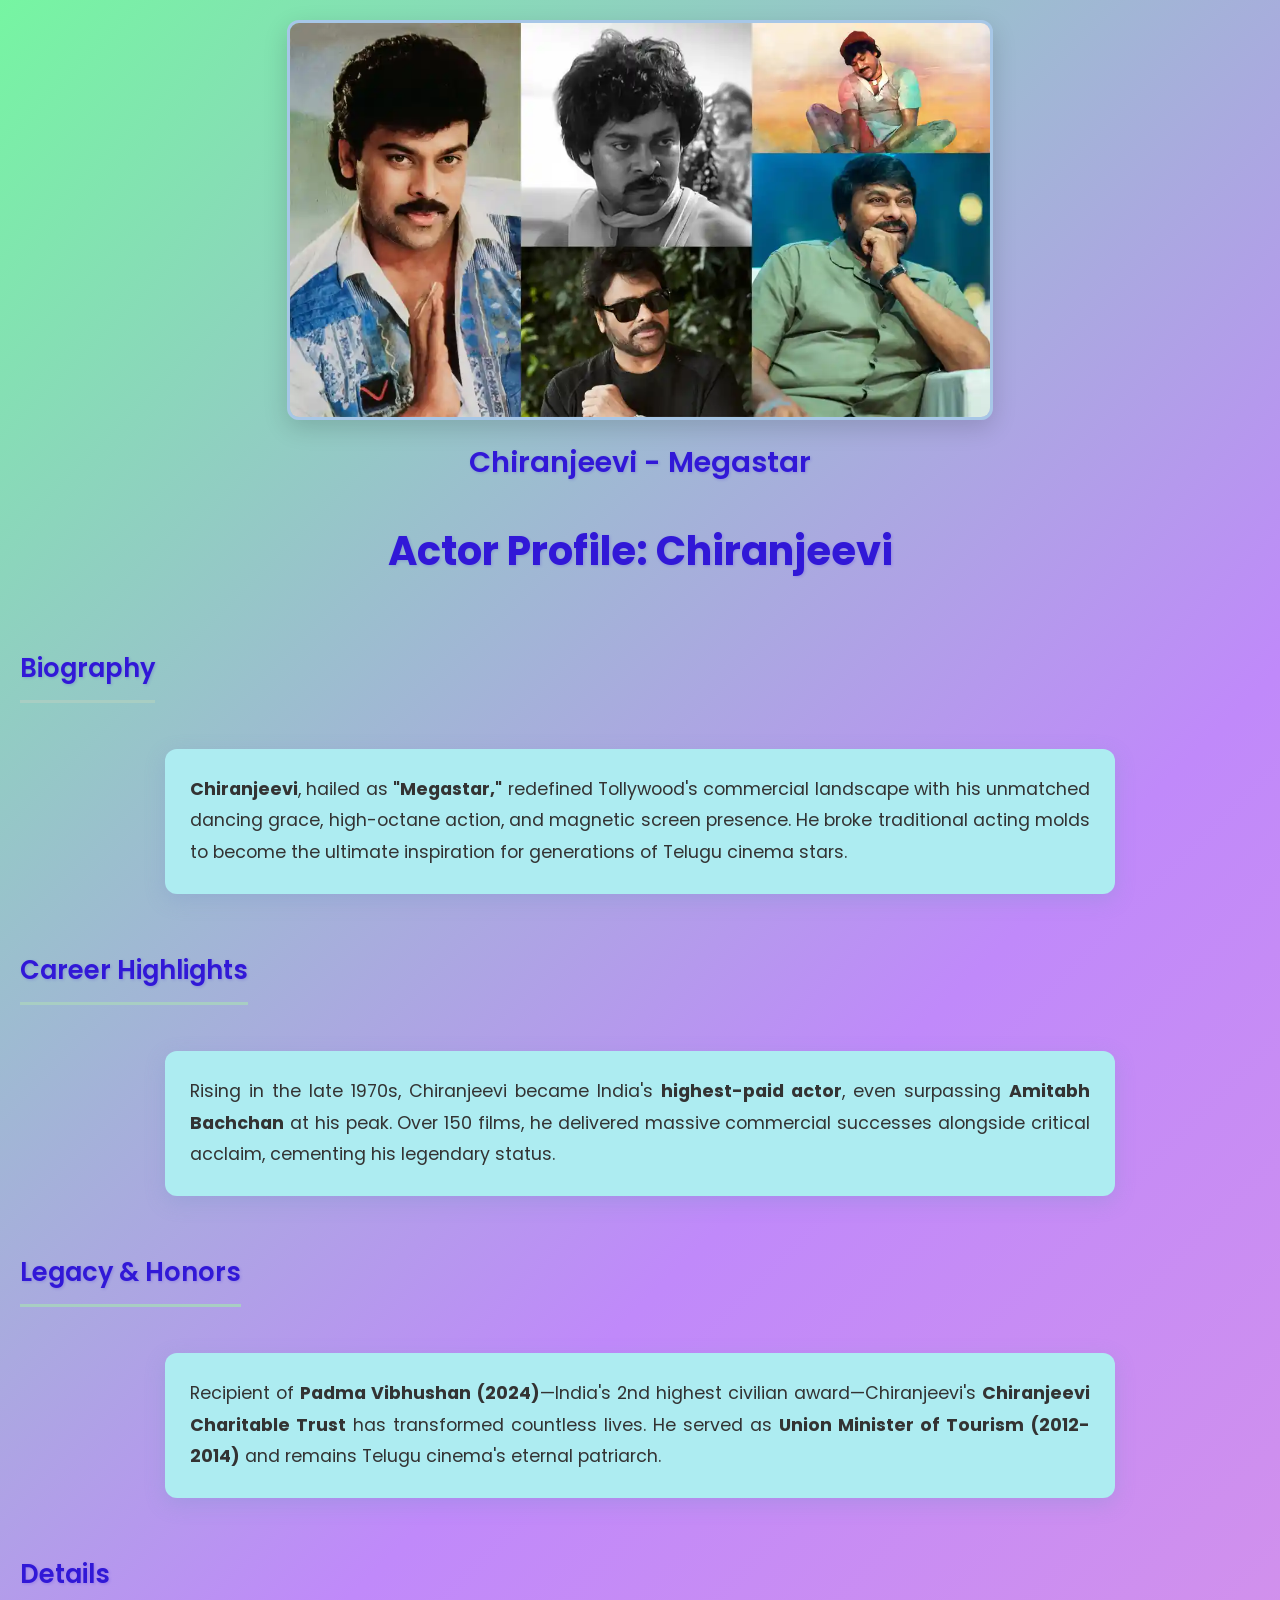
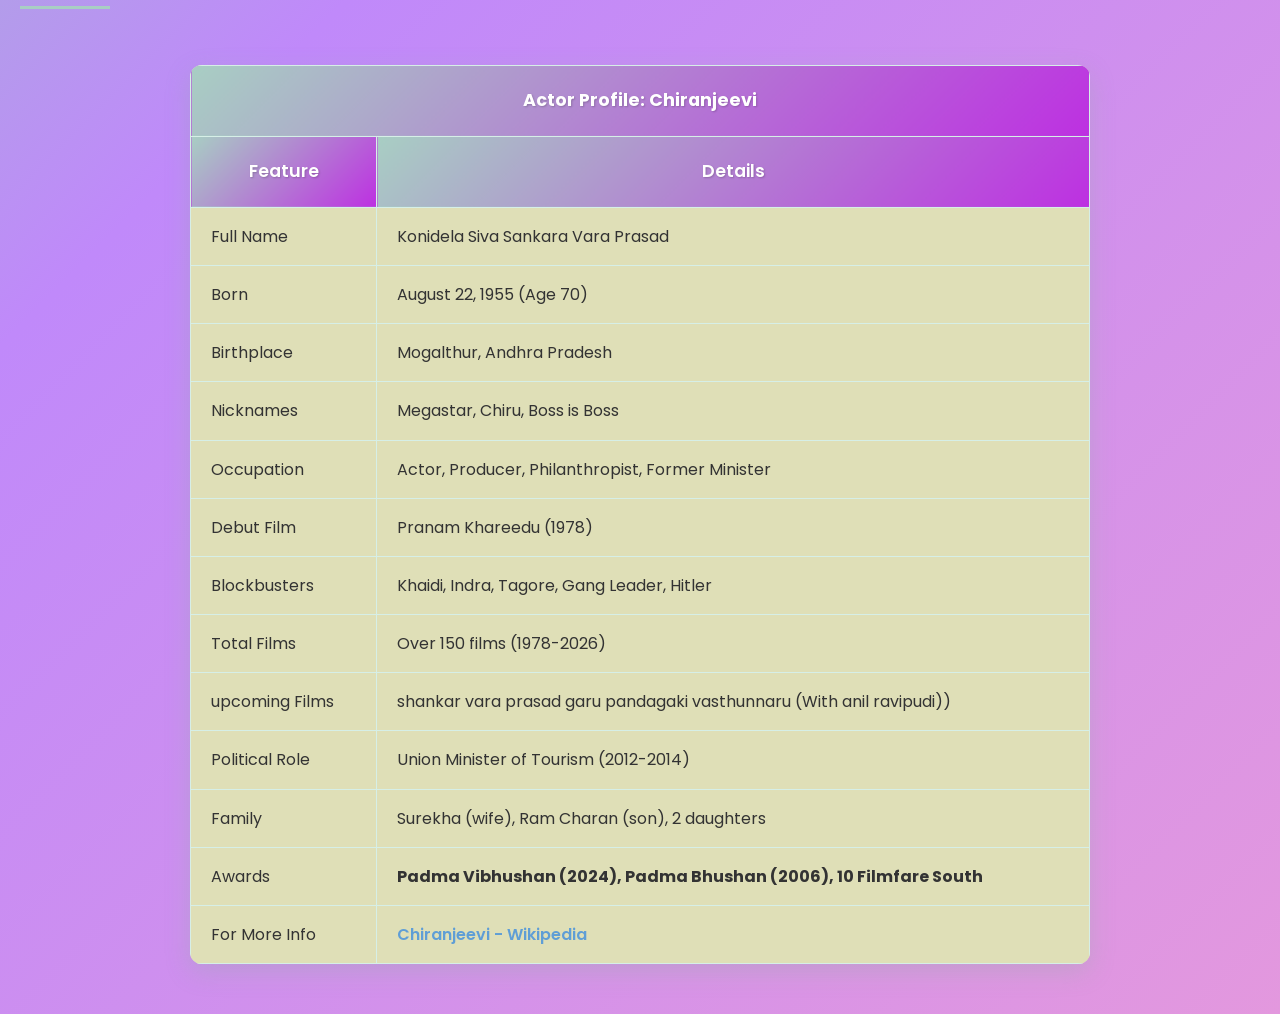
<file: wad-2904/actors files/chiranjeevi.html>
<!DOCTYPE html>
<html lang="en">
<head>
    <meta charset="UTF-8">
    <meta name="viewport" content="width=device-width, initial-scale=1.0">
    <title>Chiranjeevi</title>
    <link href="https://fonts.googleapis.com/css2?family=Poppins:wght@300;400;500;600;700&display=swap" rel="stylesheet">
    <style>
        body {
            font-family: 'Poppins', -apple-system, BlinkMacSystemFont, 'Segoe UI', Roboto, Oxygen, Ubuntu, Cantarell, sans-serif;
            background: linear-gradient(135deg, #76f5a2, #c089fa, #e398de);
            margin: 0;
            padding: 20px;
            line-height: 1.7;
            color: #333;
        }
        center img {
            width: 700px;
            height: auto;
            border-radius: 12px;
            border: 3px solid #a7c7e7;
            box-shadow: 0 8px 25px rgba(0,0,0,0.15);
        }
        h1, h2, h3 {
            color: #3118d7;
            font-family: 'Poppins', sans-serif;
            text-shadow: 1px 1px 3px rgba(49, 24, 215, 0.2);
        }
        h1 {
            text-align: center;
            margin-top: 30px;
            font-weight: 700;
            font-size: 2.5em;
        }
        h2 {
            margin-top: 10px;
            font-weight: 600;
            font-size: 1.8em;
        }
        h3 {
            margin-top: 35px;
            font-weight: 600;
            font-size: 1.6em;
            border-bottom: 3px solid #a8cec3;
            padding-bottom: 10px;
            display: inline-block;
        }
        p {
            background-color: #adecf1;
            padding: 25px;
            border-radius: 12px;
            box-shadow: 0 6px 20px rgba(120,150,200,0.3);
            text-align: justify;
            margin: 20px auto;
            max-width: 900px;
            font-family: 'Poppins', sans-serif;
            font-weight: 400;
            font-size: 1.1em;
            line-height: 1.8;
        }
        table {
            background-color: #dee4c8;
            margin: 30px auto;
            border-collapse: collapse;
            width: 80%;
            max-width: 900px;
            box-shadow: 0 8px 25px rgba(140,180,160,0.3);
            border-radius: 12px;
            overflow: hidden;
            font-family: 'Poppins', sans-serif;
        }
        th {
            background: linear-gradient(135deg, #a8cec3, #bd30e1);
            color: #ffffff;
            text-align: center;
            padding: 20px 30px;
            font-weight: 600;
            font-size: 1.1em;
            text-shadow: 1px 1px 2px rgba(0,0,0,0.2);
        }
        td {
            text-align: left;
            background-color: #dfdfb7;
            padding: 15px 20px;
            font-weight: 400;
            transition: all 0.3s ease;
        }
        td:hover {
            background-color: #c8d89e;
            cursor: pointer;
            font-size: 1.05em;
            transform: translateX(5px);
        }
        th, td {
            border: 1px solid #d6efe7;
        }
        a {
            color: #5f9ed6;
            text-decoration: none;
            font-weight: 600;
            font-family: 'Poppins', sans-serif;
        }
        a:hover {
            text-decoration: underline;
            color: #7b6cd9;
        }
        @media (max-width: 768px) {
            center img { width: 100%; max-width: 500px; }
            p { padding: 20px; width: 95%; }
            table { width: 95%; font-size: 0.9em; }
            h1 { font-size: 2em; }
        }
    </style>
</head>
<body>
    <center>
        <img src="../images/chiru1.webp" alt="Chiranjeevi">
        <h2>Chiranjeevi - Megastar</h2>
    </center>

    <h1>Actor Profile: Chiranjeevi</h1>
    
    <h3>Biography</h3>
    <p>
        <b>Chiranjeevi</b>, hailed as <b>"Megastar,"</b> redefined Tollywood's commercial landscape 
        with his unmatched dancing grace, high-octane action, and magnetic screen presence. He broke 
        traditional acting molds to become the ultimate inspiration for generations of Telugu cinema stars.
    </p>

    <h3>Career Highlights</h3>
    <p>
        Rising in the late 1970s, Chiranjeevi became India's <b>highest-paid actor</b>, even surpassing 
        <b>Amitabh Bachchan</b> at his peak. Over 150 films, he delivered massive commercial successes 
        alongside critical acclaim, cementing his legendary status.
    </p>

    <h3>Legacy & Honors</h3>
    <p>
        Recipient of <b>Padma Vibhushan (2024)</b>—India's 2nd highest civilian award—Chiranjeevi's 
        <b>Chiranjeevi Charitable Trust</b> has transformed countless lives. He served as <b>Union 
        Minister of Tourism (2012-2014)</b> and remains Telugu cinema's eternal patriarch.
    </p>
    <h3>Details</h3>

    <center>
        <table>
            <tr>
                <th colspan="2"><b>Actor Profile: Chiranjeevi</b></th>
            </tr>
            <tr>
                <th>Feature</th>
                <th>Details</th>
            </tr>
            <tr>
                <td>Full Name</td>
                <td>Konidela Siva Sankara Vara Prasad</td>
            </tr>
            <tr>
                <td>Born</td>
                <td>August 22, 1955 (Age 70)</td>
            </tr>
            <tr>
                <td>Birthplace</td>
                <td>Mogalthur, Andhra Pradesh</td>
            </tr>
            <tr>
                <td>Nicknames</td>
                <td>Megastar, Chiru, Boss is Boss</td>
            </tr>
            <tr>
                <td>Occupation</td>
                <td>Actor, Producer, Philanthropist, Former Minister</td>
            </tr>
            <tr>
                <td>Debut Film</td>
                <td>Pranam Khareedu (1978)</td>
            </tr>
            <tr>
                <td>Blockbusters</td>
                <td>Khaidi, Indra, Tagore, Gang Leader, Hitler</td>
            </tr>
            <tr>
                <td>Total Films</td>
                <td>Over 150 films (1978-2026)</td>
            </tr>
            <tr>
                <td>upcoming Films</td>
                <td>shankar vara prasad garu pandagaki vasthunnaru (With anil ravipudi))</td>
            </tr>
            <tr>
                <td>Political Role</td>
                <td>Union Minister of Tourism (2012-2014)</td>
            </tr>
            <tr>
                <td>Family</td>
                <td>Surekha (wife), Ram Charan (son), 2 daughters</td>
            </tr>
            <tr>
                <td>Awards</td>
                <td><b>Padma Vibhushan (2024), Padma Bhushan (2006), 10 Filmfare South</b></td>
            </tr>
            <tr>
                <td>For More Info</td>
                <td><a href="https://en.wikipedia.org/wiki/Chiranjeevi" target="_blank">Chiranjeevi - Wikipedia</a></td>
            </tr>
        </table>
    </center>
</body>
</html>
</file>
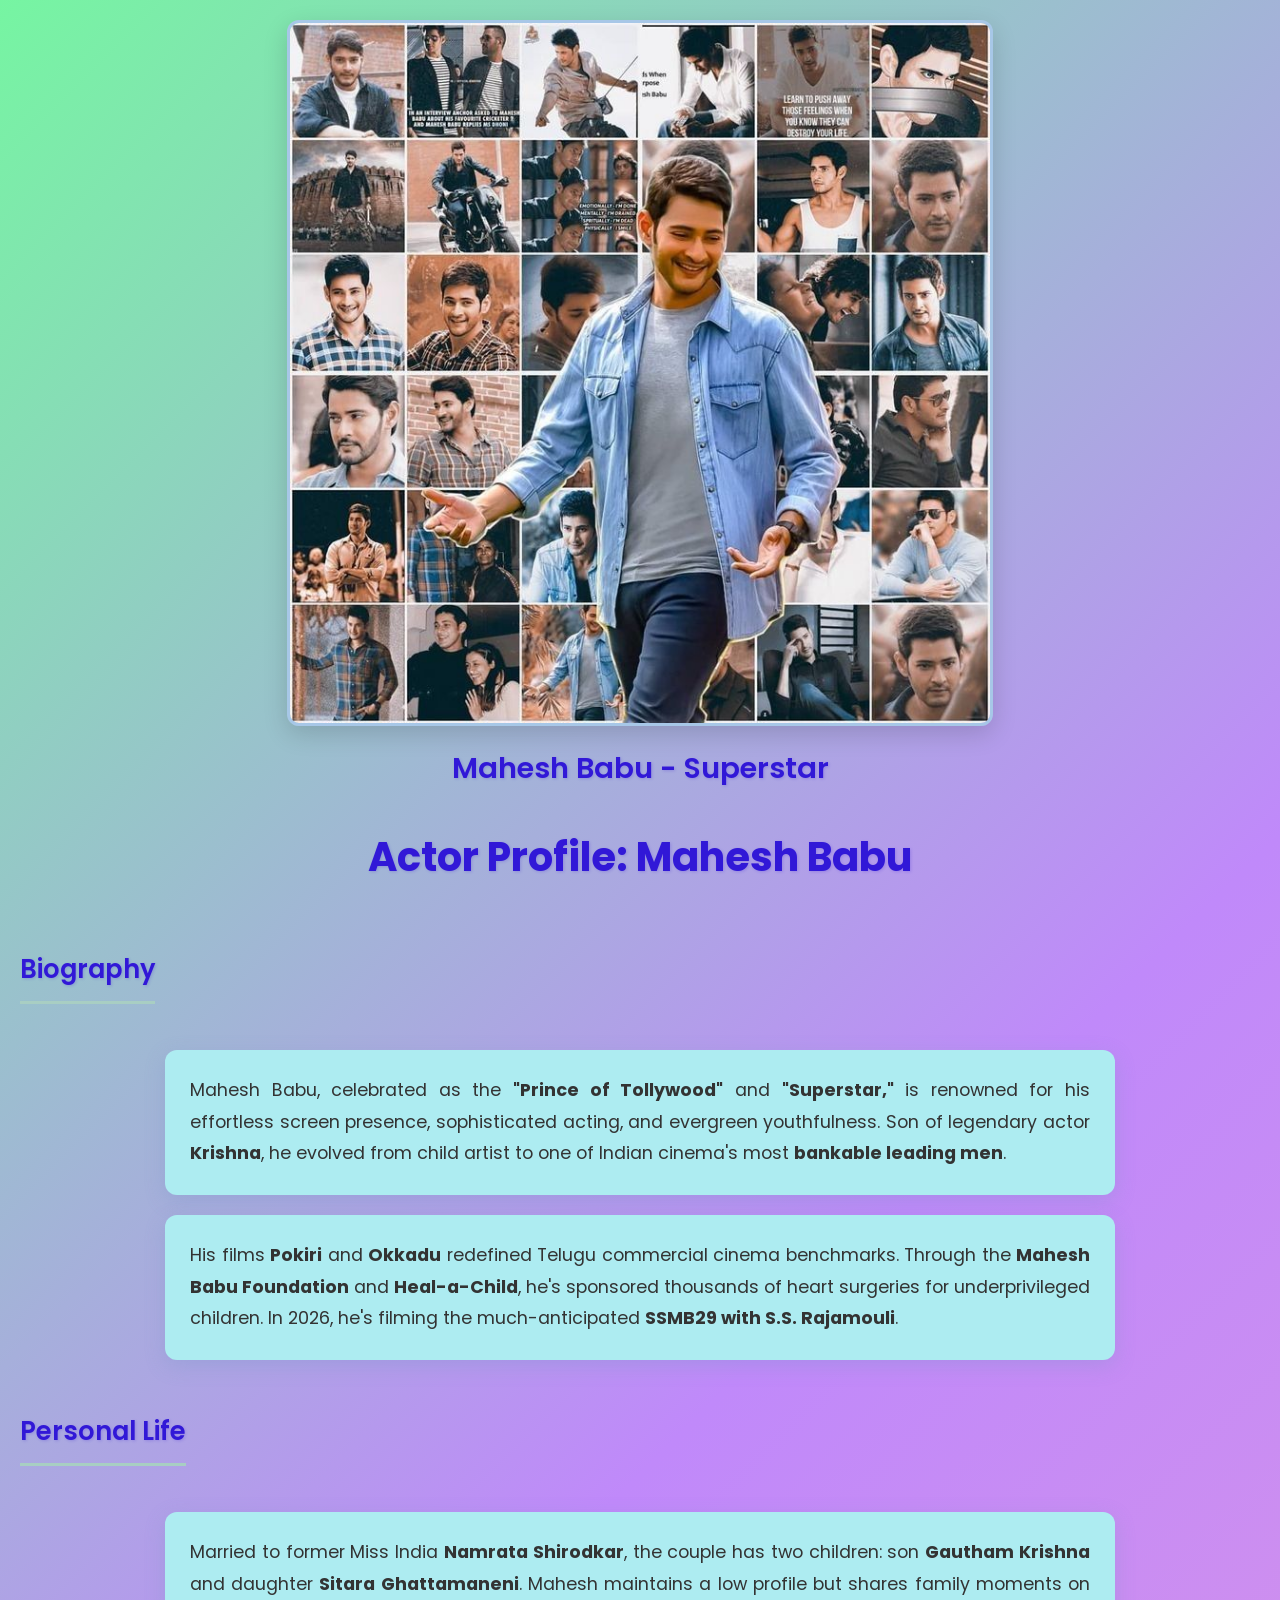
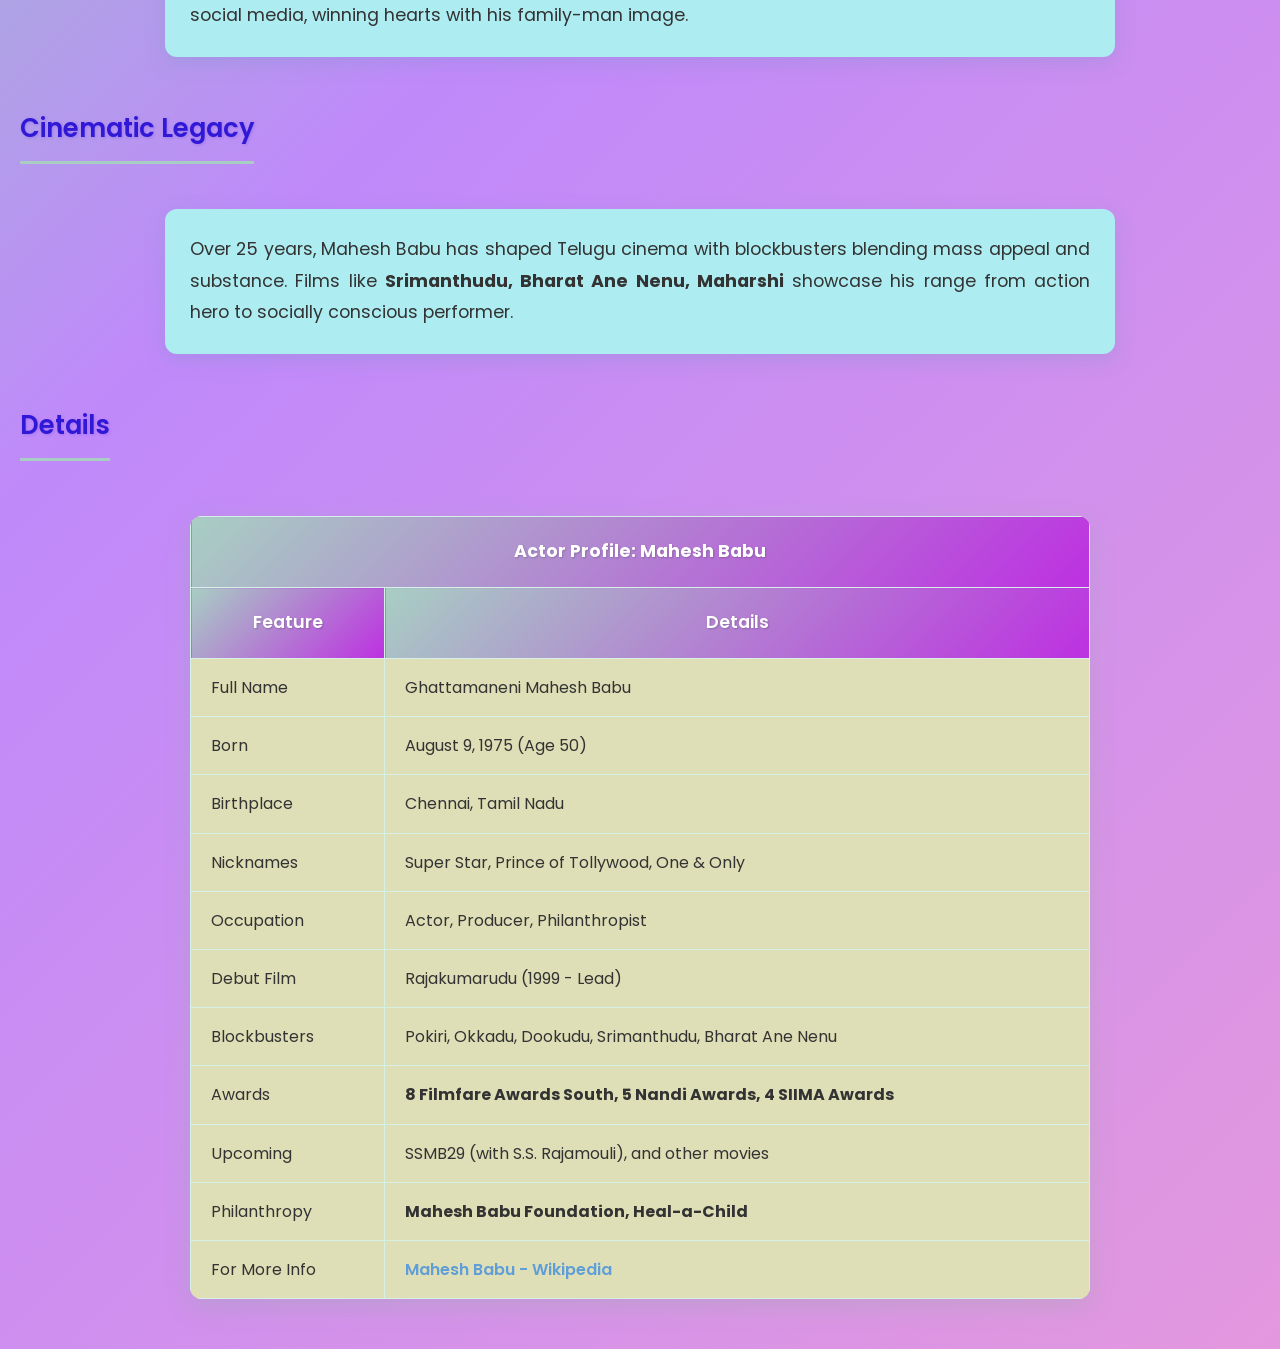
<file: wad-2904/actors files/mahesh.html>
<!DOCTYPE html>
<html lang="en">
<head>
    <meta charset="UTF-8">
    <meta name="viewport" content="width=device-width, initial-scale=1.0">
    <title>Mahesh Babu</title>
    <link href="https://fonts.googleapis.com/css2?family=Poppins:wght@300;400;500;600;700&display=swap" rel="stylesheet">
    <style>
        body {
            font-family: 'Poppins', -apple-system, BlinkMacSystemFont, 'Segoe UI', Roboto, Oxygen, Ubuntu, Cantarell, sans-serif;
            background: linear-gradient(135deg, #76f5a2, #c089fa, #e398de);
            margin: 0;
            padding: 20px;
            line-height: 1.7;
            color: #333;
        }
        center img {
            width: 700px;
            height: auto;
            border-radius: 12px;
            border: 3px solid #a7c7e7;
            box-shadow: 0 8px 25px rgba(0,0,0,0.15);
        }
        h1, h2, h3, h4 {
            color: #3118d7;
            font-family: 'Poppins', sans-serif;
            text-shadow: 1px 1px 3px rgba(49, 24, 215, 0.2);
        }
        h1 {
            text-align: center;
            margin-top: 30px;
            font-weight: 700;
            font-size: 2.5em;
        }
        h2 {
            margin-top: 10px;
            font-weight: 600;
            font-size: 1.8em;
        }
        h3 {
            align-items: center;
            margin-top: 30px;
            font-weight: 600;
            font-size: 1.6em;
            border-bottom: 3px solid #a8cec3;
            padding-bottom: 10px;
            display: inline-block;
        }
        h4 {
            margin-top: 35px;
            font-weight: 500;
            font-size: 1.4em;
        }
        p {
            background-color: #adecf1;
            padding: 25px;
            border-radius: 12px;
            box-shadow: 0 6px 20px rgba(120,150,200,0.3);
            text-align: justify;
            margin: 20px auto;
            max-width: 900px;
            font-family: 'Poppins', sans-serif;
            font-weight: 400;
            font-size: 1.1em;
            line-height: 1.8;
        }
        table {
            background-color: #dee4c8;
            margin: 30px auto;
            border-collapse: collapse;
            width: 80%;
            max-width: 900px;
            box-shadow: 0 8px 25px rgba(140,180,160,0.3);
            border-radius: 12px;
            overflow: hidden;
            font-family: 'Poppins', sans-serif;
        }
        th {
            background: linear-gradient(135deg, #a8cec3, #bd30e1);
            color: #ffffff;
            text-align: center;
            padding: 20px 30px;
            font-weight: 600;
            font-size: 1.1em;
            text-shadow: 1px 1px 2px rgba(0,0,0,0.2);
        }
        td {
            text-align: left;
            background-color: #dfdfb7;
            padding: 15px 20px;
            font-weight: 400;
            transition: all 0.3s ease;
        }
        td:hover {
            background-color: #c8d89e;
            cursor: pointer;
            font-size: 1.05em;
            transform: translateX(5px);
        }
        th, td {
            border: 1px solid #d6efe7;
        }
        a {
            color: #5f9ed6;
            text-decoration: none;
            font-weight: 600;
            font-family: 'Poppins', sans-serif;
        }
        a:hover {
            text-decoration: underline;
            color: #7b6cd9;
        }
        @media (max-width: 768px) {
            center img { width: 100%; max-width: 500px; }
            p { padding: 20px; width: 95%; }
            table { width: 95%; font-size: 0.9em; }
            h1 { font-size: 2em; }
            h3 { font-size: 1.3em; }
        }
    </style>
</head>
<body>
    <center>
        <img src="../images/mahesh.jpg" alt="Mahesh Babu"> 
        <h2>Mahesh Babu - Superstar</h2>
    </center>

    <h1>Actor Profile: Mahesh Babu</h1>
    
    <h3>Biography</h3>
    <p>
        Mahesh Babu, celebrated as the <b>"Prince of Tollywood"</b> and <b>"Superstar,"</b> is renowned 
        for his effortless screen presence, sophisticated acting, and evergreen youthfulness. Son of 
        legendary actor <b>Krishna</b>, he evolved from child artist to one of Indian cinema's most 
        <b>bankable leading men</b>.
    </p>
    <p>
        His films <b>Pokiri</b> and <b>Okkadu</b> redefined Telugu commercial cinema benchmarks. 
        Through the <b>Mahesh Babu Foundation</b> and <b>Heal-a-Child</b>, he's sponsored thousands 
        of heart surgeries for underprivileged children. In 2026, he's filming the much-anticipated 
        <b>SSMB29 with S.S. Rajamouli</b>.
    </p>

    <h3>Personal Life</h3>
    <p>
        Married to former Miss India <b>Namrata Shirodkar</b>, the couple has two children: son 
        <b>Gautham Krishna</b> and daughter <b>Sitara Ghattamaneni</b>. Mahesh maintains a low 
        profile but shares family moments on social media, winning hearts with his family-man image.
    </p>

    <h3>Cinematic Legacy</h3>
    <p>
        Over 25 years, Mahesh Babu has shaped Telugu cinema with blockbusters blending mass appeal 
        and substance. Films like <b>Srimanthudu, Bharat Ane Nenu, Maharshi</b> showcase his range 
        from action hero to socially conscious performer.
    </p>
    <h3>Details</h3>

    <center>
        <table>
            <tr>
                <th colspan="2"><b>Actor Profile: Mahesh Babu</b></th>
            </tr>
            <tr>
                <th>Feature</th>
                <th>Details</th>
            </tr>
            <tr>
                <td>Full Name</td>
                <td>Ghattamaneni Mahesh Babu</td>
            </tr>
            <tr>
                <td>Born</td>
                <td>August 9, 1975 (Age 50)</td>
            </tr>
            <tr>
                <td>Birthplace</td>
                <td>Chennai, Tamil Nadu</td>
            </tr>
            <tr>
                <td>Nicknames</td>
                <td>Super Star, Prince of Tollywood, One & Only</td>
            </tr>
            <tr>
                <td>Occupation</td>
                <td>Actor, Producer, Philanthropist</td>
            </tr>
            <tr>
                <td>Debut Film</td>
                <td>Rajakumarudu (1999 - Lead)</td>
            </tr>
            <tr>
                <td>Blockbusters</td>
                <td>Pokiri, Okkadu, Dookudu, Srimanthudu, Bharat Ane Nenu</td>
            </tr>
            <tr>
                <td>Awards</td>
                <td><b>8 Filmfare Awards South, 5 Nandi Awards, 4 SIIMA Awards</b></td>
            </tr>
            <tr>
                <td>Upcoming</td>
                <td>SSMB29 (with S.S. Rajamouli), and other movies</td>
            </tr>
            <tr>
                <td>Philanthropy</td>
                <td><b>Mahesh Babu Foundation, Heal-a-Child</b></td>
            </tr>
            <tr>
                <td>For More Info</td>
                <td><a href="https://en.wikipedia.org/wiki/Mahesh_Babu" target="_blank">Mahesh Babu - Wikipedia</a></td>
            </tr>
        </table>
    </center>
</body>
</html>
</file>
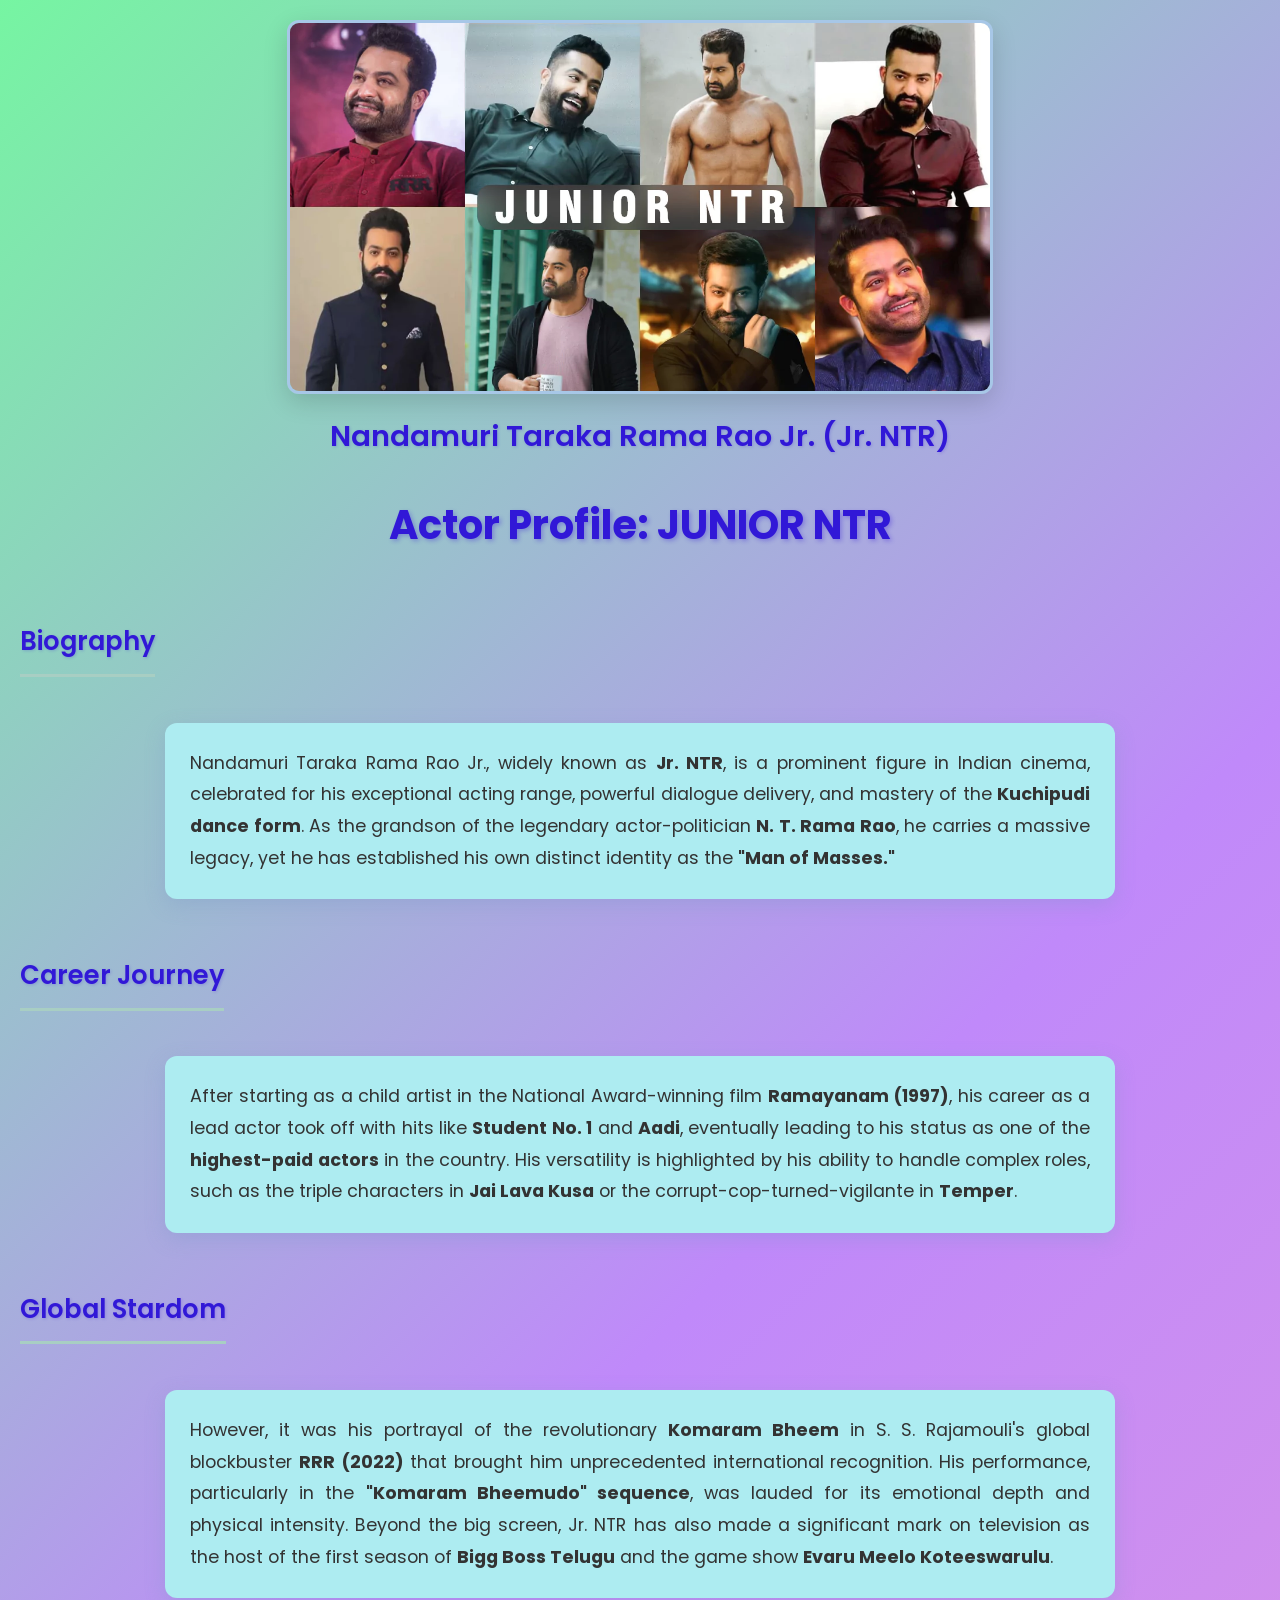
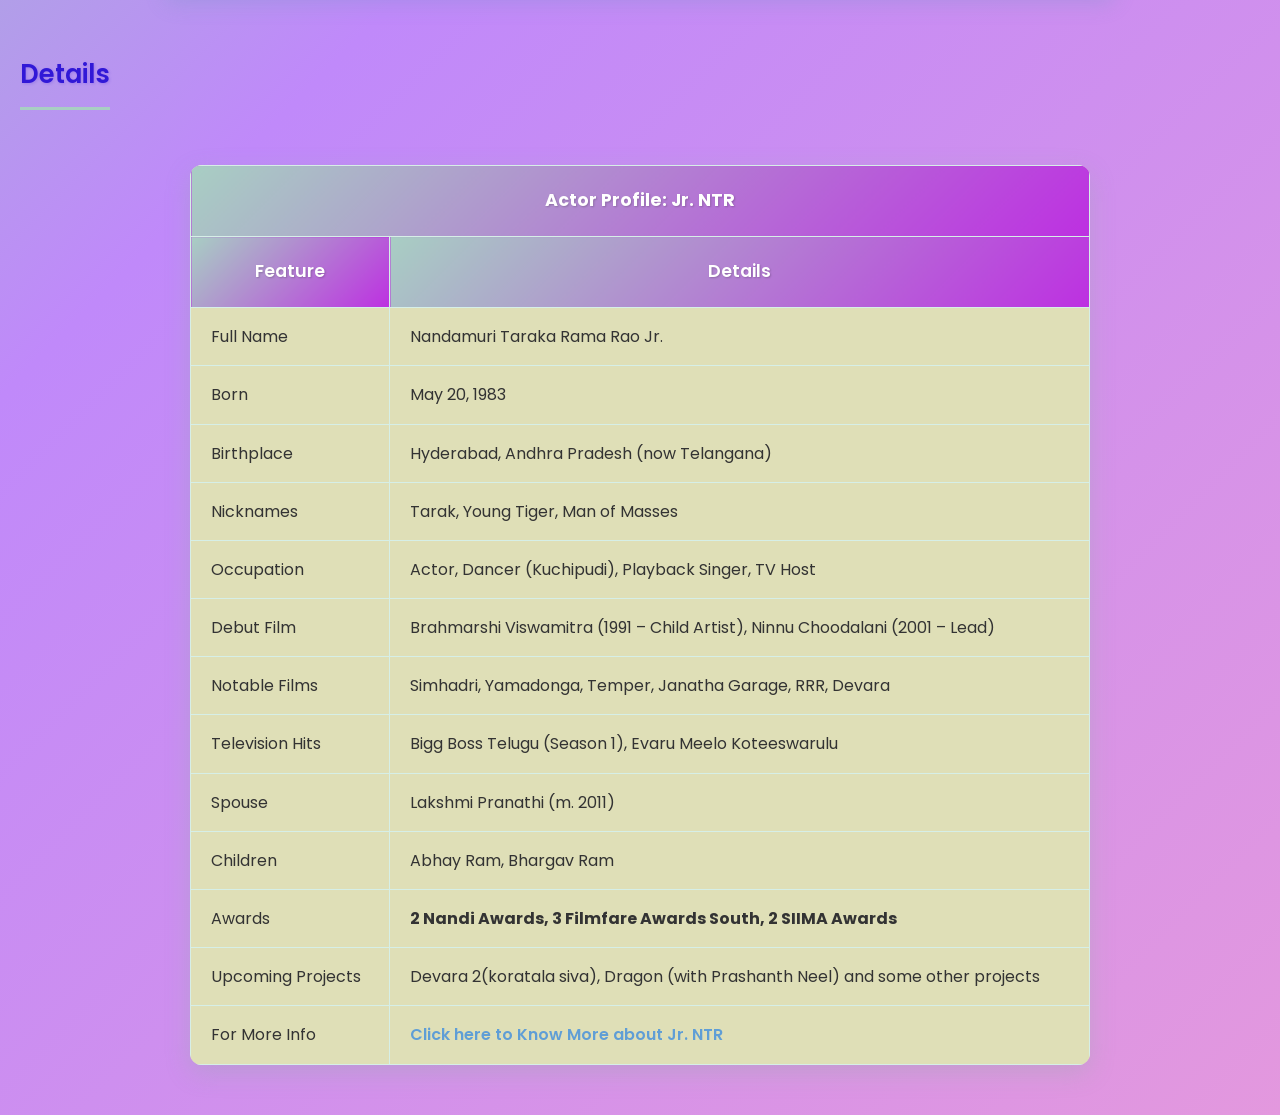
<file: wad-2904/actors files/ntr.html>
<!DOCTYPE html>
<html lang="en">
<head>
    <meta charset="UTF-8">
    <meta name="viewport" content="width=device-width, initial-scale=1.0">
    <title>Jr. NTR</title>
    <link href="https://fonts.googleapis.com/css2?family=Poppins:wght@300;400;500;600;700&display=swap" rel="stylesheet">
    <style>
        body {
            font-family: 'Poppins', -apple-system, BlinkMacSystemFont, 'Segoe UI', Roboto, Oxygen, Ubuntu, Cantarell, sans-serif;
            background: linear-gradient(135deg, #76f5a2, #c089fa, #e398de);
            margin: 0;
            padding: 20px;
            line-height: 1.7;
            color: #333;
        }
        center img {
            width: 700px;
            height: auto;
            border-radius: 12px;
            border: 3px solid #a7c7e7;
            box-shadow: 0 8px 25px rgba(0,0,0,0.15);
        }
        h1 {
            text-align: center;
            color: #3118d7;
            margin-top: 30px;
            font-family: 'Poppins', sans-serif;
            font-weight: 700;
            font-size: 2.5em;
            text-shadow: 2px 2px 4px rgba(49, 24, 215, 0.3);
        }
        h2 {
            color: #3118d7;
            margin-top: 10px;
            font-family: 'Poppins', sans-serif;
            font-weight: 600;
            font-size: 1.8em;
            text-shadow: 1px 1px 3px rgba(49, 24, 215, 0.2);
        }
        h3 {
            margin-top: 35px;
            font-weight: 600;
            font-size: 1.6em;
            border-bottom: 3px solid #a8cec3;
            padding-bottom: 10px;
            display: inline-block;
            color: #3118d7;
            font-family: 'Poppins', sans-serif;
            text-shadow: 1px 1px 3px rgba(49, 24, 215, 0.2);
        }
        p {
            background-color: #adecf1;
            padding: 25px;
            border-radius: 12px;
            box-shadow: 0 6px 20px rgba(120,150,200,0.3);
            text-align: justify;
            margin: 20px auto;
            max-width: 900px;
            font-family: 'Poppins', sans-serif;
            font-weight: 400;
            font-size: 1.1em;
            line-height: 1.8;
        }
        table {
            background-color: #dee4c8;
            margin: 30px auto;
            border-collapse: collapse;
            width: 80%;
            max-width: 900px;
            box-shadow: 0 8px 25px rgba(140,180,160,0.3);
            border-radius: 12px;
            overflow: hidden;
            font-family: 'Poppins', sans-serif;
        }
        th {
            background: linear-gradient(135deg, #a8cec3, #bd30e1);
            color: #ffffff;
            text-align: center;
            padding: 20px 30px;
            font-weight: 600;
            font-size: 1.1em;
            text-shadow: 1px 1px 2px rgba(0,0,0,0.2);
        }
        td {
            text-align: left;
            background-color: #dfdfb7;
            padding: 15px 20px;
            font-weight: 400;
            transition: all 0.3s ease;
        }
        td:hover {
            background-color: #c8d89e;
            cursor: pointer;
            font-size: 1.05em;
            transform: translateX(5px);
        }
        th, td {
            border: 1px solid #d6efe7;
        }
        a {
            color: #5f9ed6;
            text-decoration: none;
            font-weight: 600;
            font-family: 'Poppins', sans-serif;
        }
        a:hover {
            text-decoration: underline;
            color: #7b6cd9;
        }
        @media (max-width: 768px) {
            center img { width: 100%; max-width: 500px; }
            p { padding: 20px; width: 95%; }
            table { width: 95%; font-size: 0.9em; }
            h1 { font-size: 2em; }
        }
    </style>
</head>
<body>
    <center>
        <img src="../images/ntr1.webp" alt="Jr. NTR">
        <h2>Nandamuri Taraka Rama Rao Jr. (Jr. NTR)</h2>
    </center>

    <h1>Actor Profile: JUNIOR NTR</h1>
    
    <h3>Biography</h3>
    <p>
        Nandamuri Taraka Rama Rao Jr., widely known as <b>Jr. NTR</b>, is a prominent figure in Indian 
        cinema, celebrated for his exceptional acting range, powerful dialogue delivery, and mastery 
        of the <b>Kuchipudi dance form</b>. As the grandson of the legendary actor-politician 
        <b>N. T. Rama Rao</b>, he carries a massive legacy, yet he has established his own distinct 
        identity as the <b>"Man of Masses."</b>
    </p>
    
    <h3>Career Journey</h3>
    <p>
        After starting as a child artist in the National Award-winning film <b>Ramayanam (1997)</b>, 
        his career as a lead actor took off with hits like <b>Student No. 1</b> and <b>Aadi</b>, eventually 
        leading to his status as one of the <b>highest-paid actors</b> in the country. His versatility 
        is highlighted by his ability to handle complex roles, such as the triple characters in 
        <b>Jai Lava Kusa</b> or the corrupt-cop-turned-vigilante in <b>Temper</b>.
    </p>
    
    <h3>Global Stardom</h3>
    <p>
        However, it was his portrayal of the revolutionary <b>Komaram Bheem</b> in S. S. Rajamouli's 
        global blockbuster <b>RRR (2022)</b> that brought him unprecedented international recognition. 
        His performance, particularly in the <b>"Komaram Bheemudo" sequence</b>, was lauded for its 
        emotional depth and physical intensity. Beyond the big screen, Jr. NTR has also made a 
        significant mark on television as the host of the first season of <b>Bigg Boss Telugu</b> 
        and the game show <b>Evaru Meelo Koteeswarulu</b>.
    </p>
    <h3>Details</h3>
    <table>
        <tr>
            <th colspan="2"><b>Actor Profile: Jr. NTR</b></th>
        </tr>
        <tr>
            <th>Feature</th>
            <th>Details</th>
        </tr>
        <tr>
            <td>Full Name</td>
            <td>Nandamuri Taraka Rama Rao Jr.</td>
        </tr>
        <tr>
            <td>Born</td>
            <td>May 20, 1983</td>
        </tr>
        <tr>
            <td>Birthplace</td>
            <td>Hyderabad, Andhra Pradesh (now Telangana)</td>
        </tr>
        <tr>
            <td>Nicknames</td>
            <td>Tarak, Young Tiger, Man of Masses</td>
        </tr>
        <tr>
            <td>Occupation</td>
            <td>Actor, Dancer (Kuchipudi), Playback Singer, TV Host</td>
        </tr>
        <tr>
            <td>Debut Film</td>
            <td>Brahmarshi Viswamitra (1991 – Child Artist), Ninnu Choodalani (2001 – Lead)</td>
        </tr>
        <tr>
            <td>Notable Films</td>
            <td>Simhadri, Yamadonga, Temper, Janatha Garage, RRR, Devara</td>
        </tr>
        <tr>
            <td>Television Hits</td>
            <td>Bigg Boss Telugu (Season 1), Evaru Meelo Koteeswarulu</td>
        </tr>
        <tr>
            <td>Spouse</td>
            <td>Lakshmi Pranathi (m. 2011)</td>
        </tr>
        <tr>
            <td>Children</td>
            <td>Abhay Ram, Bhargav Ram</td>
        </tr>
        <tr>
            <td>Awards</td>
            <td><b>2 Nandi Awards, 3 Filmfare Awards South, 2 SIIMA Awards</b></td>
        </tr>
        <tr>
            <td>Upcoming Projects</td>
            <td>Devara 2(koratala siva), Dragon (with Prashanth Neel) and some other projects</td>
        </tr>
        <tr>
            <td>For More Info</td>
            <td><a href="https://en.wikipedia.org/wiki/N._T._Rama_Rao_Jr." target="_blank">Click here to Know More about Jr. NTR</a></td>
        </tr>
    </table>
</body>
</html>
</file>
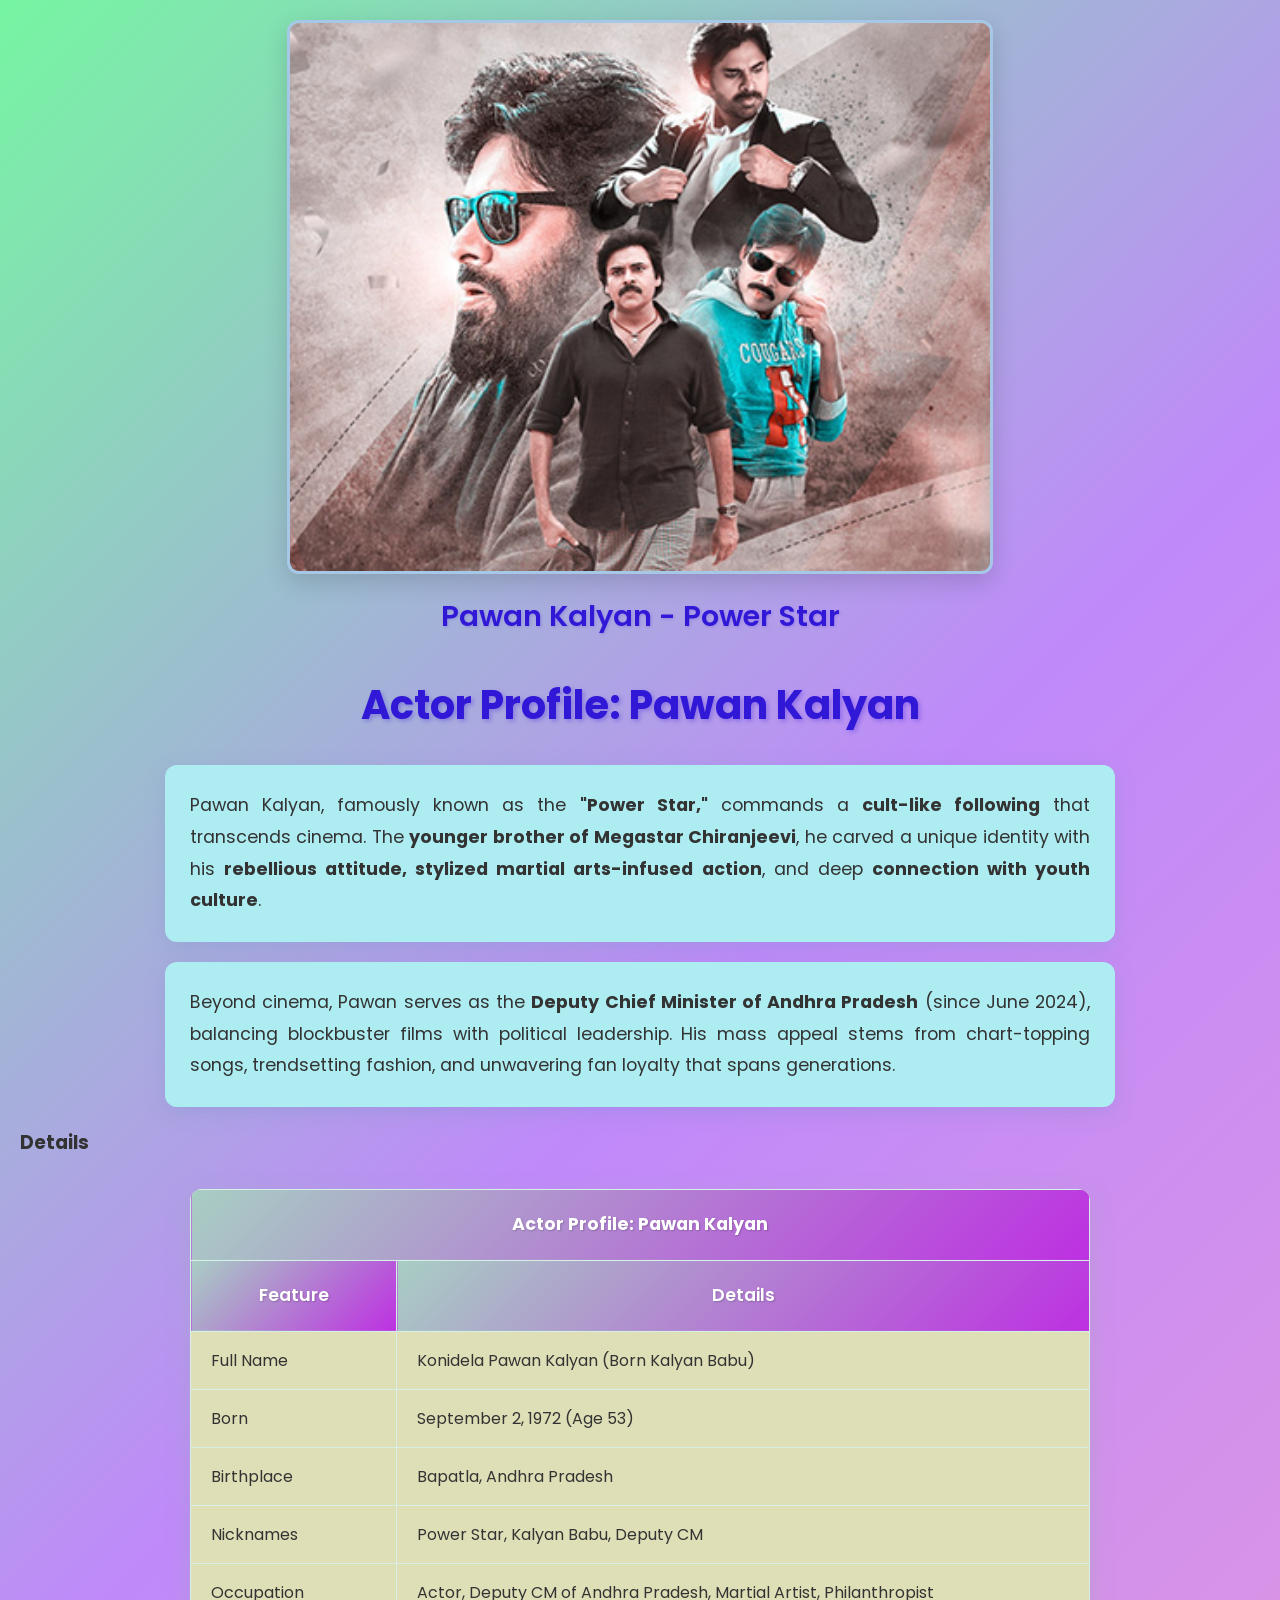
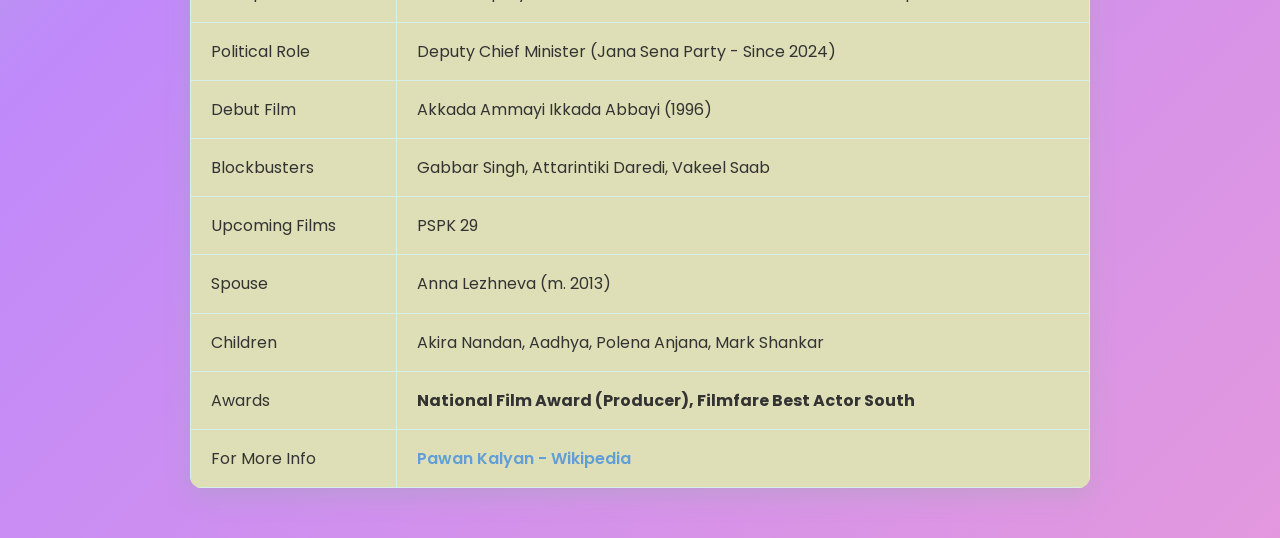
<file: wad-2904/actors files/pawan.html>
<!DOCTYPE html>
<html lang="en">
<head>
    <meta charset="UTF-8">
    <meta name="viewport" content="width=device-width, initial-scale=1.0">
    <title>Pawan Kalyan</title>
    <link href="https://fonts.googleapis.com/css2?family=Poppins:wght@300;400;500;600;700&display=swap" rel="stylesheet">
    <style>
        body {
            font-family: 'Poppins', -apple-system, BlinkMacSystemFont, 'Segoe UI', Roboto, Oxygen, Ubuntu, Cantarell, sans-serif;
            background: linear-gradient(135deg, #76f5a2, #c089fa, #e398de);
            margin: 0;
            padding: 20px;
            line-height: 1.7;
            color: #333;
        }
        center img {
            width: 700px;
            height: auto;
            border-radius: 12px;
            border: 3px solid #a7c7e7;
            box-shadow: 0 8px 25px rgba(0,0,0,0.15);
        }
        h1 {
            text-align: center;
            color: #3118d7;
            margin-top: 30px;
            font-family: 'Poppins', sans-serif;
            font-weight: 700;
            font-size: 2.5em;
            text-shadow: 2px 2px 4px rgba(49, 24, 215, 0.3);
        }
        h2 {
            color: #3118d7;
            margin-top: 10px;
            font-family: 'Poppins', sans-serif;
            font-weight: 600;
            font-size: 1.8em;
            text-shadow: 1px 1px 3px rgba(49, 24, 215, 0.2);
        }
        p {
            background-color: #adecf1;
            padding: 25px;
            border-radius: 12px;
            box-shadow: 0 6px 20px rgba(120,150,200,0.3);
            text-align: justify;
            margin: 20px auto;
            max-width: 900px;
            font-family: 'Poppins', sans-serif;
            font-weight: 400;
            font-size: 1.1em;
            line-height: 1.8;
        }
        table {
            background-color: #dee4c8;
            margin: 30px auto;
            border-collapse: collapse;
            width: 80%;
            max-width: 900px;
            box-shadow: 0 8px 25px rgba(140,180,160,0.3);
            border-radius: 12px;
            overflow: hidden;
            font-family: 'Poppins', sans-serif;
        }
        th {
            background: linear-gradient(135deg, #a8cec3, #bd30e1);
            color: #ffffff;
            text-align: center;
            padding: 20px 30px;
            font-weight: 600;
            font-size: 1.1em;
            text-shadow: 1px 1px 2px rgba(0,0,0,0.2);
        }
        td {
            text-align: left;
            background-color: #dfdfb7;
            padding: 15px 20px;
            font-weight: 400;
            transition: all 0.3s ease;
        }
        td:hover {
            background-color: #c8d89e;
            cursor: pointer;
            font-size: 1.05em;
            transform: translateX(5px);
        }
        th, td {
            border: 1px solid #d6efe7;
        }
        a {
            color: #5f9ed6;
            text-decoration: none;
            font-weight: 600;
            font-family: 'Poppins', sans-serif;
        }
        a:hover {
            text-decoration: underline;
            color: #7b6cd9;
        }
        @media (max-width: 768px) {
            center img { width: 100%; max-width: 500px; }
            p { padding: 20px; width: 95%; }
            table { width: 95%; font-size: 0.9em; }
            h1 { font-size: 2em; }
        }
    </style>
</head>
<body>
    <center>
        <img src="../images/pk1.jpeg" alt="Pawan Kalyan">
        <h2>Pawan Kalyan - Power Star</h2>
    </center>

    <h1>Actor Profile: Pawan Kalyan</h1>
    <p>
        Pawan Kalyan, famously known as the <b>"Power Star,"</b> commands a <b>cult-like following</b> 
        that transcends cinema. The <b>younger brother of Megastar Chiranjeevi</b>, he carved a unique 
        identity with his <b>rebellious attitude, stylized martial arts-infused action</b>, and deep 
        <b>connection with youth culture</b>.
    </p>
    <p>
        Beyond cinema, Pawan serves as the <b>Deputy Chief Minister of Andhra Pradesh</b> (since June 2024), 
        balancing blockbuster films with political leadership. His mass appeal stems from chart-topping 
        songs, trendsetting fashion, and unwavering fan loyalty that spans generations.
    </p>
    <h3>Details</h3>

    <center>
        <table>
            <tr>
                <th colspan="2"><b>Actor Profile: Pawan Kalyan</b></th>
            </tr>
            <tr>
                <th>Feature</th>
                <th>Details</th>
            </tr>
            <tr>
                <td>Full Name</td>
                <td>Konidela Pawan Kalyan (Born Kalyan Babu)</td>
            </tr>
            <tr>
                <td>Born</td>
                <td>September 2, 1972 (Age 53)</td>
            </tr>
            <tr>
                <td>Birthplace</td>
                <td>Bapatla, Andhra Pradesh</td>
            </tr>
            <tr>
                <td>Nicknames</td>
                <td>Power Star, Kalyan Babu, Deputy CM</td>
            </tr>
            <tr>
                <td>Occupation</td>
                <td>Actor, Deputy CM of Andhra Pradesh, Martial Artist, Philanthropist</td>
            </tr>
            <tr>
                <td>Political Role</td>
                <td>Deputy Chief Minister (Jana Sena Party - Since 2024)</td>
            </tr>
            <tr>
                <td>Debut Film</td>
                <td>Akkada Ammayi Ikkada Abbayi (1996)</td>
            </tr>
            <tr>
                <td>Blockbusters</td>
                <td>Gabbar Singh, Attarintiki Daredi, Vakeel Saab</td>
            </tr>
            <tr>
                <td>Upcoming Films</td>
                <td> PSPK 29</td>
            </tr>
            <tr>
                <td>Spouse</td>
                <td>Anna Lezhneva (m. 2013)</td>
            </tr>
            <tr>
                <td>Children</td>
                <td>Akira Nandan, Aadhya, Polena Anjana, Mark Shankar</td>
            </tr>
            <tr>
                <td>Awards</td>
                <td><b>National Film Award (Producer), Filmfare Best Actor South</b></td>
            </tr>
            <tr>
                <td>For More Info</td>
                <td><a href="https://en.wikipedia.org/wiki/Pawan_Kalyan" target="_blank">Pawan Kalyan - Wikipedia</a></td>
            </tr>
        </table>
    </center>
</body>
</html>
</file>
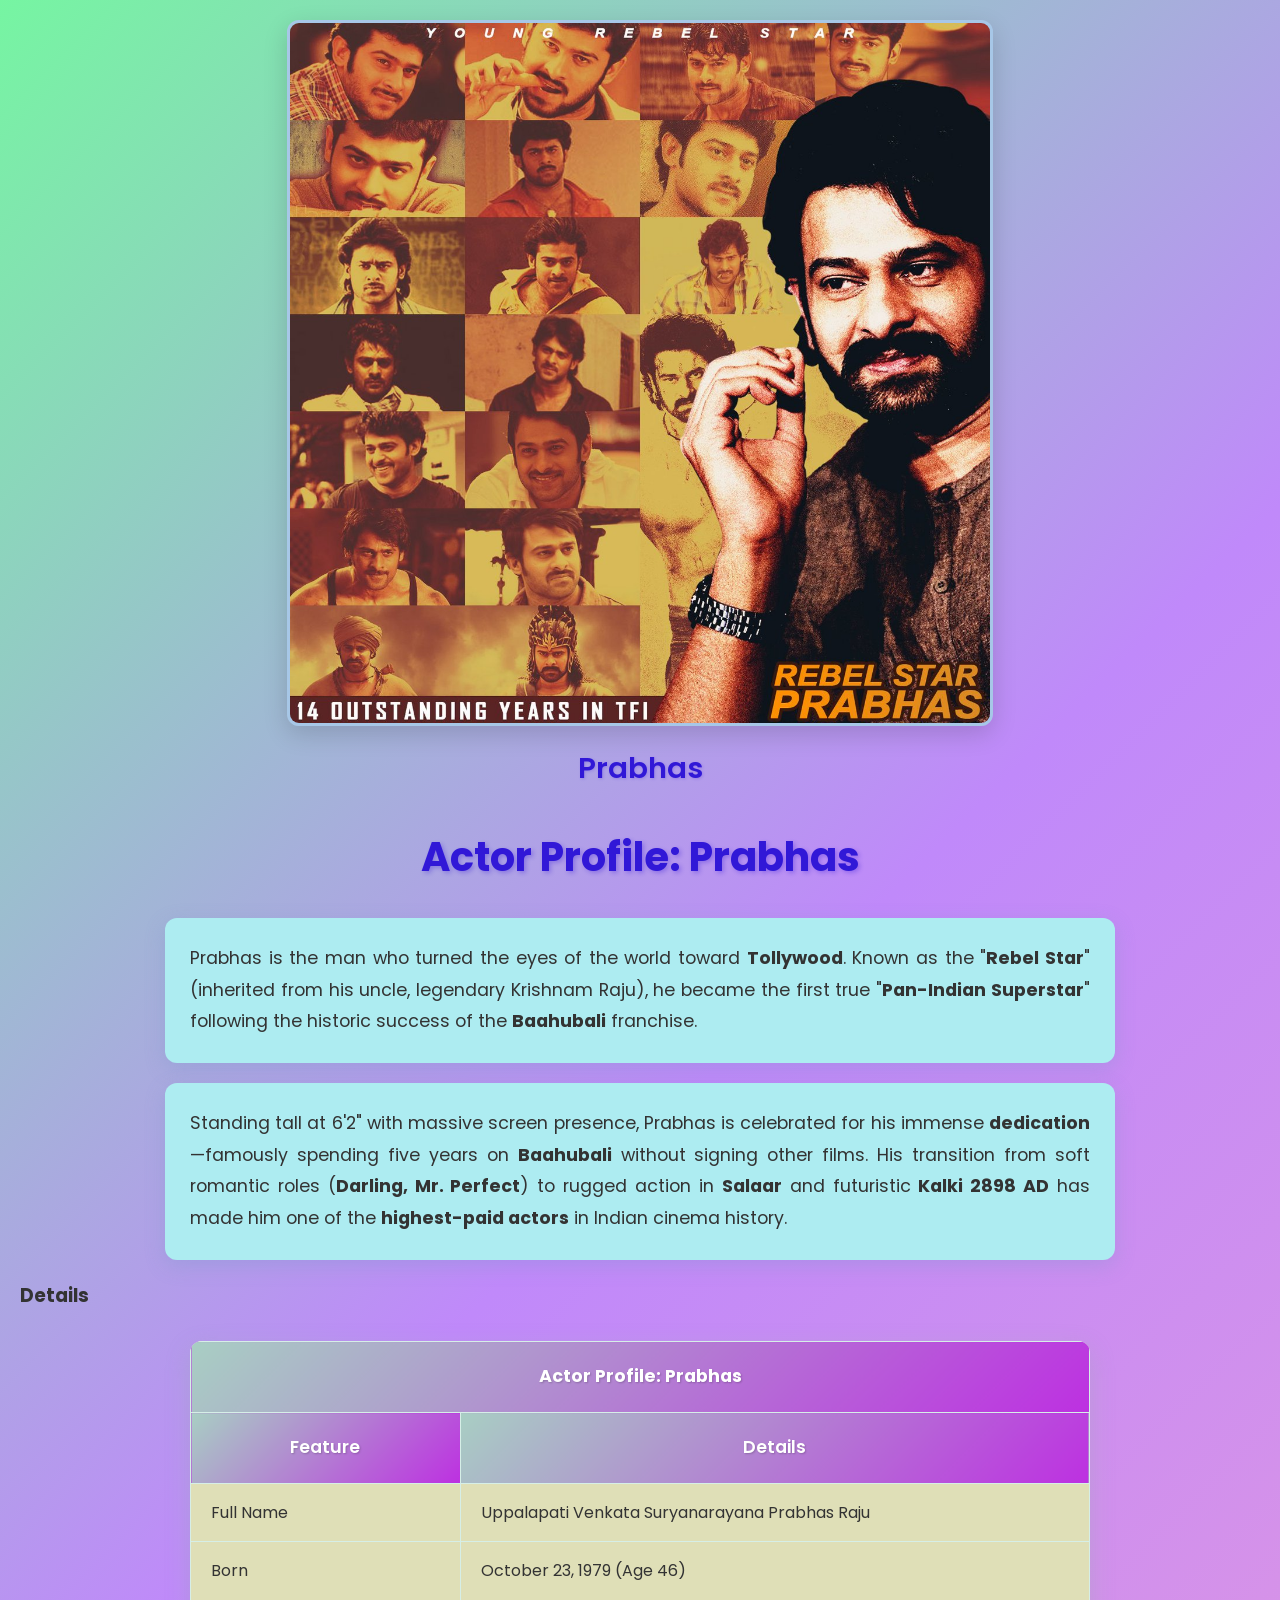
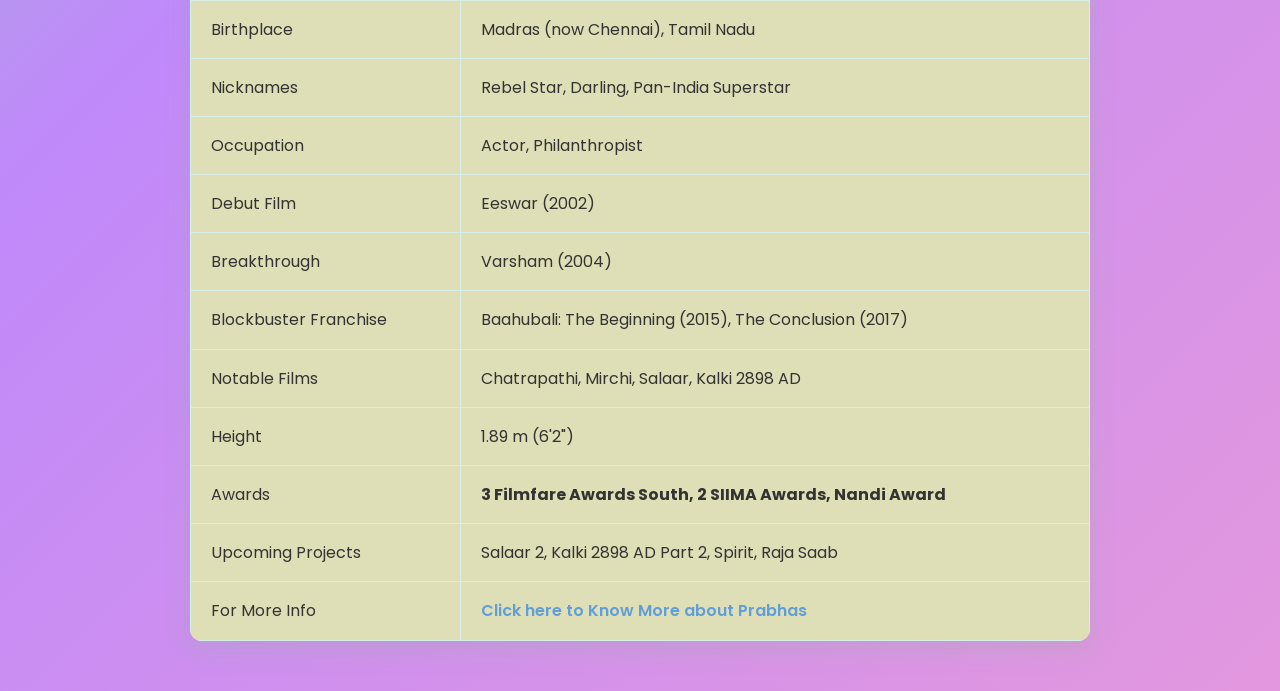
<file: wad-2904/actors files/prabas.html>
<!DOCTYPE html>
<html lang="en">
<head>
    <title>Prabhas</title>
    <meta charset="UTF-8">
    <meta name="viewport" content="width=device-width, initial-scale=1.0">
    <link href="https://fonts.googleapis.com/css2?family=Poppins:wght@300;400;500;600;700&display=swap" rel="stylesheet">
    <style>
        body {
            font-family: 'Poppins', -apple-system, BlinkMacSystemFont, 'Segoe UI', Roboto, Oxygen, Ubuntu, Cantarell, sans-serif;
            background: linear-gradient(135deg, #76f5a2, #c089fa, #e398de);
            margin: 0;
            padding: 20px;
            line-height: 1.7;
            color: #333;
        }
        center img {
            width: 700px;
            height: auto;
            border-radius: 12px;
            border: 3px solid #a7c7e7;
            box-shadow: 0 8px 25px rgba(0,0,0,0.15);
        }
        h1 {
            text-align: center;
            color: #3118d7;
            margin-top: 30px;
            font-family: 'Poppins', sans-serif;
            font-weight: 700;
            font-size: 2.5em;
            text-shadow: 2px 2px 4px rgba(49, 24, 215, 0.3);
        }
        h2 {
            color: #3118d7;
            margin-top: 10px;
            font-family: 'Poppins', sans-serif;
            font-weight: 600;
            font-size: 1.8em;
            text-shadow: 1px 1px 3px rgba(49, 24, 215, 0.2);
        }
        p {
            background-color: #adecf1;
            padding: 25px;
            border-radius: 12px;
            box-shadow: 0 6px 20px rgba(120,150,200,0.3);
            text-align: justify;
            margin: 20px auto;
            max-width: 900px;
            font-family: 'Poppins', sans-serif;
            font-weight: 400;
            font-size: 1.1em;
            line-height: 1.8;
        }
        table {
            background-color: #dee4c8;
            margin: 30px auto;
            border-collapse: collapse;
            width: 80%;
            max-width: 900px;
            box-shadow: 0 8px 25px rgba(140,180,160,0.3);
            border-radius: 12px;
            overflow: hidden;
            font-family: 'Poppins', sans-serif;
        }
        th {
            background: linear-gradient(135deg, #a8cec3, #bd30e1);
            color: #ffffff;
            text-align: center;
            padding: 20px 30px;
            font-weight: 600;
            font-size: 1.1em;
            text-shadow: 1px 1px 2px rgba(0,0,0,0.2);
        }
        td {
            text-align: left;
            background-color: #dfdfb7;
            padding: 15px 20px;
            font-weight: 400;
            transition: all 0.3s ease;
        }
        td:hover {
            background-color: #c8d89e;
            cursor: pointer;
            font-size: 1.05em;
            transform: translateX(5px);
        }
        th, td {
            border: 1px solid #d6efe7;
        }
        a {
            color: #5f9ed6;
            text-decoration: none;
            font-weight: 600;
            font-family: 'Poppins', sans-serif;
        }
        a:hover {
            text-decoration: underline;
            color: #7b6cd9;
        }
        @media (max-width: 768px) {
            center img { width: 100%; max-width: 500px; }
            p { padding: 20px; width: 95%; }
            table { width: 95%; font-size: 0.9em; }
            h1 { font-size: 2em; }
        }
    </style>
</head>
<body>
    <center>
        <img src="../images/prab1.jpg" alt="Prabhas">
        <h2>Prabhas</h2>
    </center>

    <h1>Actor Profile: Prabhas</h1>
    <p>
        Prabhas is the man who turned the eyes of the world toward <b>Tollywood</b>. Known as the 
        "<b>Rebel Star</b>" (inherited from his uncle, legendary Krishnam Raju), he became the first 
        true "<b>Pan-Indian Superstar</b>" following the historic success of the <b>Baahubali</b> franchise.
    </p>
    <p>
        Standing tall at 6'2" with massive screen presence, Prabhas is celebrated for his immense 
        <b>dedication</b>—famously spending five years on <b>Baahubali</b> without signing other films. 
        His transition from soft romantic roles (<b>Darling, Mr. Perfect</b>) to rugged action in 
        <b>Salaar</b> and futuristic <b>Kalki 2898 AD</b> has made him one of the <b>highest-paid actors</b> 
        in Indian cinema history.
    </p>
    <h3>Details</h3>

    <center>
        <table>
            <tr>
                <th colspan="2"><b>Actor Profile: Prabhas</b></th>
            </tr>
            <tr>
                <th>Feature</th>
                <th>Details</th>
            </tr>
            <tr>
                <td>Full Name</td>
                <td>Uppalapati Venkata Suryanarayana Prabhas Raju</td>
            </tr>
            <tr>
                <td>Born</td>
                <td>October 23, 1979 (Age 46)</td>
            </tr>
            <tr>
                <td>Birthplace</td>
                <td>Madras (now Chennai), Tamil Nadu</td>
            </tr>
            <tr>
                <td>Nicknames</td>
                <td>Rebel Star, Darling, Pan-India Superstar</td>
            </tr>
            <tr>
                <td>Occupation</td>
                <td>Actor, Philanthropist</td>
            </tr>
            <tr>
                <td>Debut Film</td>
                <td>Eeswar (2002)</td>
            </tr>
            <tr>
                <td>Breakthrough</td>
                <td>Varsham (2004)</td>
            </tr>
            <tr>
                <td>Blockbuster Franchise</td>
                <td>Baahubali: The Beginning (2015), The Conclusion (2017)</td>
            </tr>
            <tr>
                <td>Notable Films</td>
                <td>Chatrapathi, Mirchi, Salaar, Kalki 2898 AD</td>
            </tr>
            <tr>
                <td>Height</td>
                <td>1.89 m (6'2")</td>
            </tr>
            <tr>
                <td>Awards</td>
                <td><b>3 Filmfare Awards South, 2 SIIMA Awards, Nandi Award</b></td>
            </tr>
            <tr>
                <td>Upcoming Projects</td>
                <td>Salaar 2, Kalki 2898 AD Part 2, Spirit, Raja Saab</td>
            </tr>
            <tr>
                <td>For More Info</td>
                <td><a href="https://en.wikipedia.org/wiki/Prabhas" target="_blank">Click here to Know More about Prabhas</a></td>
            </tr>
        </table>
    </center>
</body>
</html>
</file>
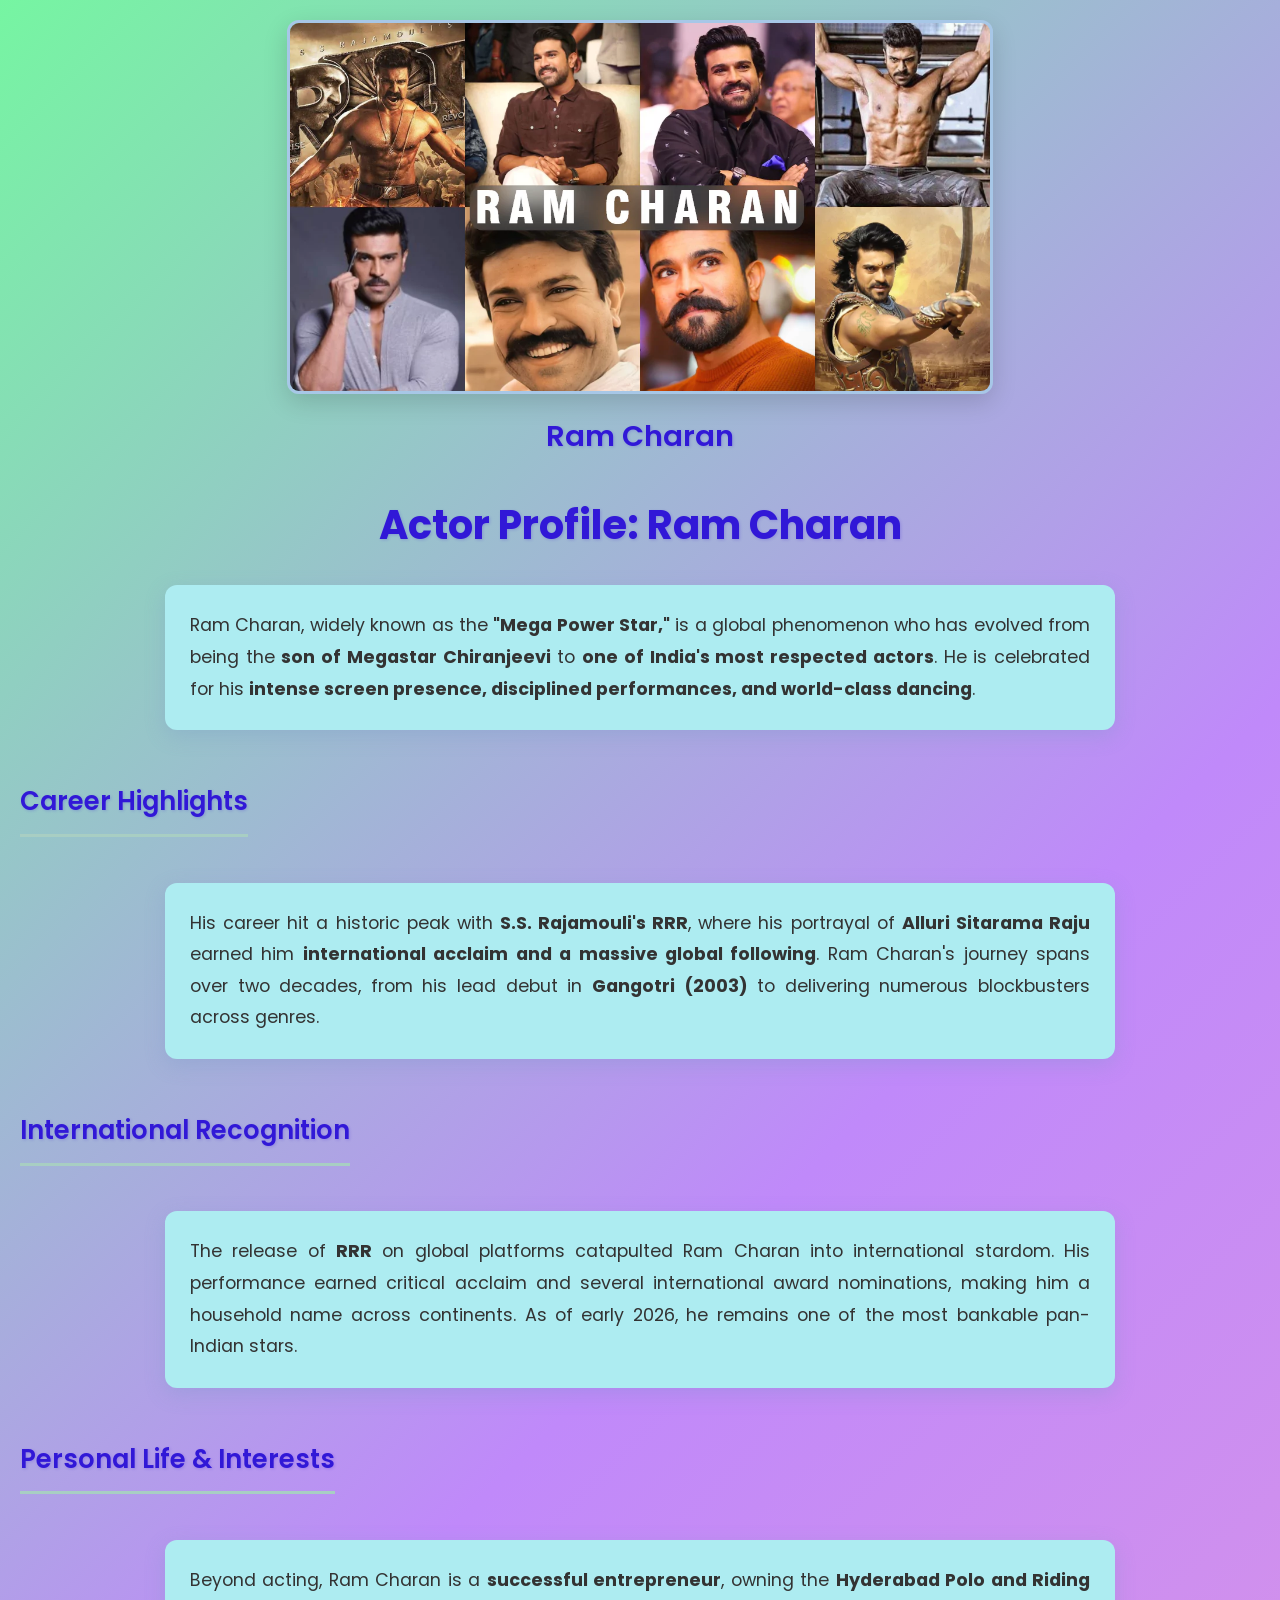
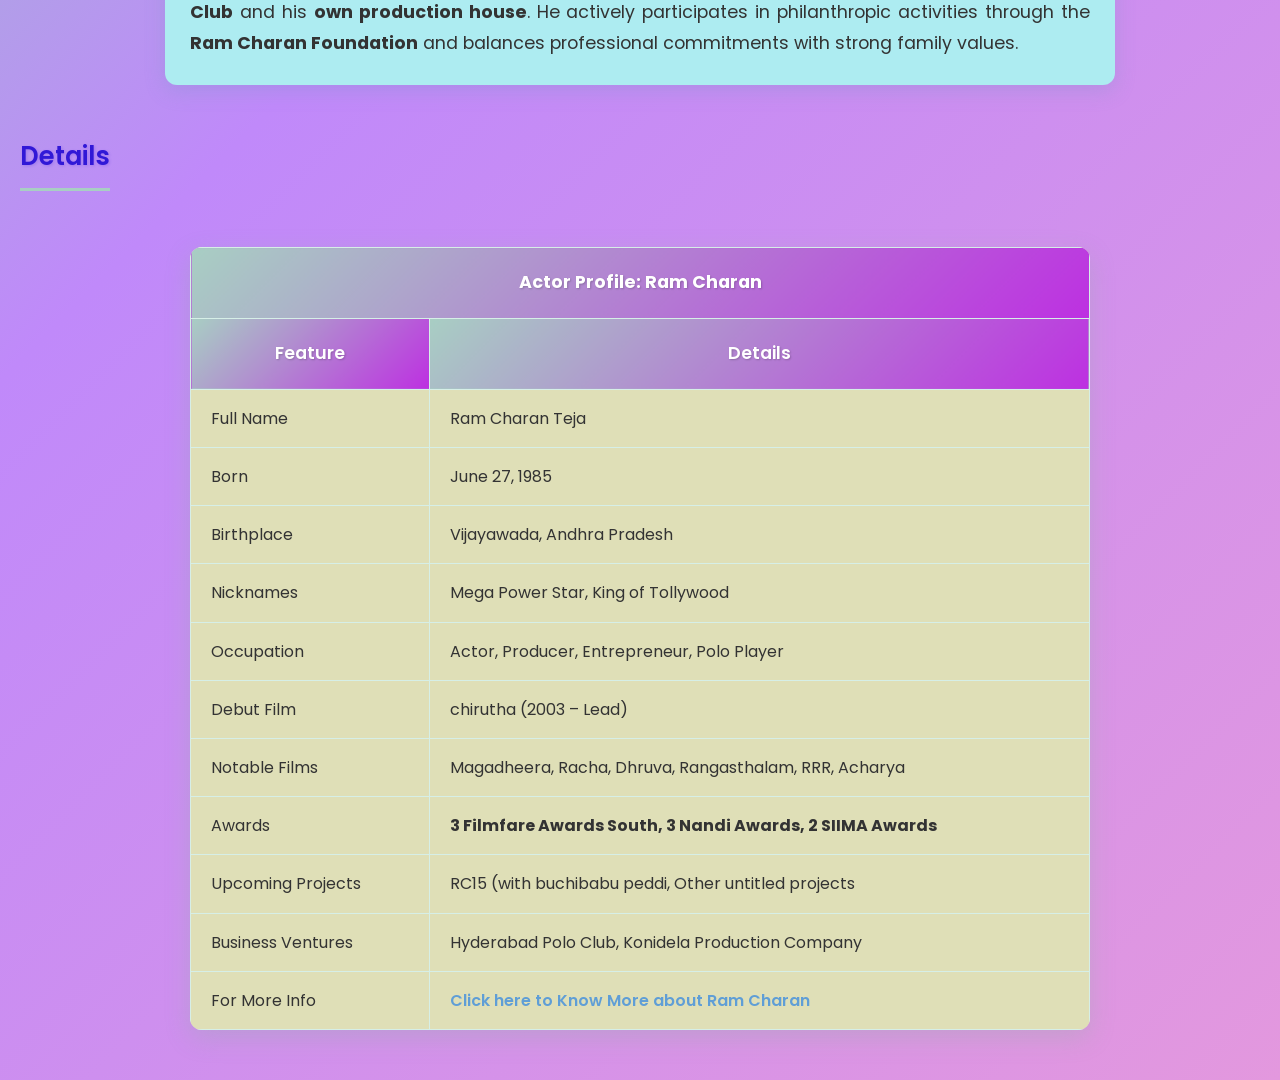
<file: wad-2904/actors files/ramcharan.html>
<!DOCTYPE html>
<html lang="en">
<head>
    <meta charset="UTF-8">
    <meta name="viewport" content="width=device-width, initial-scale=1.0">
    <title>Ram Charan</title>
    <link href="https://fonts.googleapis.com/css2?family=Poppins:wght@300;400;500;600;700&display=swap" rel="stylesheet">
    <style>
        body {
            font-family: 'Poppins', -apple-system, BlinkMacSystemFont, 'Segoe UI', Roboto, Oxygen, Ubuntu, Cantarell, sans-serif;
            background: linear-gradient(135deg, #76f5a2, #c089fa, #e398de);
            margin: 0;
            padding: 20px;
            line-height: 1.7;
            color: #333;
        }
        center img {
            width: 700px;
            height: auto;
            border-radius: 12px;
            border: 3px solid #a7c7e7;
            box-shadow: 0 8px 25px rgba(0,0,0,0.15);
        }
        h1, h2, h3 {
            color: #3118d7;
            font-family: 'Poppins', sans-serif;
            text-shadow: 1px 1px 3px rgba(49, 24, 215, 0.2);
        }
        h1 {
            text-align: center;
            margin-top: 30px;
            font-weight: 700;
            font-size: 2.5em;
        }
        h2 {
            margin-top: 10px;
            font-weight: 600;
            font-size: 1.8em;
        }
        h3 {
            margin-top: 30px;
            font-weight: 600;
            font-size: 1.6em;
            border-bottom: 3px solid #a8cec3;
            padding-bottom: 10px;
            display: inline-block;
        }
        p {
            background-color: #adecf1;
            padding: 25px;
            border-radius: 12px;
            box-shadow: 0 6px 20px rgba(120,150,200,0.3);
            text-align: justify;
            margin: 20px auto;
            max-width: 900px;
            font-family: 'Poppins', sans-serif;
            font-weight: 400;
            font-size: 1.1em;
            line-height: 1.8;
        }
        table {
            background-color: #dee4c8;
            margin: 30px auto;
            border-collapse: collapse;
            width: 80%;
            max-width: 900px;
            box-shadow: 0 8px 25px rgba(140,180,160,0.3);
            border-radius: 12px;
            overflow: hidden;
            font-family: 'Poppins', sans-serif;
        }
        th {
            background: linear-gradient(135deg, #a8cec3, #bd30e1);
            color: #ffffff;
            text-align: center;
            padding: 20px 30px;
            font-weight: 600;
            font-size: 1.1em;
            text-shadow: 1px 1px 2px rgba(0,0,0,0.2);
        }
        td {
            text-align: left;
            background-color: #dfdfb7;
            padding: 15px 20px;
            font-weight: 400;
            transition: all 0.3s ease;
        }
        td:hover {
            background-color: #c8d89e;
            cursor: pointer;
            font-size: 1.05em;
            transform: translateX(5px);
        }
        th, td {
            border: 1px solid #d6efe7;
        }
        a {
            color: #5f9ed6;
            text-decoration: none;
            font-weight: 600;
            font-family: 'Poppins', sans-serif;
        }
        a:hover {
            text-decoration: underline;
            color: #7b6cd9;
        }
        @media (max-width: 768px) {
            center img { width: 100%; max-width: 500px; }
            p { padding: 20px; width: 95%; }
            table { width: 95%; font-size: 0.9em; }
            h1 { font-size: 2em; }
            h2 { font-size: 1.5em; }
            h3 { font-size: 1.3em; }
        }
    </style>
</head>
<body>
    <center>
        <img src="../images/rc1.webp" alt="Ram Charan"> 
        <h2>Ram Charan</h2>
    </center>

    <h1>Actor Profile: Ram Charan</h1>
    <p>
        Ram Charan, widely known as the <b>"Mega Power Star,"</b> is a global phenomenon who has 
        evolved from being the <b>son of Megastar Chiranjeevi</b> to <b>one of India's most respected actors</b>.
        He is celebrated for his <b>intense screen presence, disciplined performances, and 
        world-class dancing</b>.
    </p>
    
    <h3>Career Highlights</h3>
    <p>
        His career hit a historic peak with <b>S.S. Rajamouli's RRR</b>, where his portrayal of 
        <b>Alluri Sitarama Raju</b> earned him <b>international acclaim and a massive global following</b>. 
        Ram Charan's journey spans over two decades, from his lead debut in <b>Gangotri (2003)</b> to delivering 
        numerous blockbusters across genres.
    </p>
    
    <h3>International Recognition</h3>
    <p>
        The release of <b>RRR</b> on global platforms catapulted Ram Charan into international stardom. 
        His performance earned critical acclaim and several international award nominations, making him 
        a household name across continents. As of early 2026, he remains one of the most bankable pan-Indian stars.
    </p>
    
    <h3>Personal Life & Interests</h3>
    <p>
        Beyond acting, Ram Charan is a <b>successful entrepreneur</b>, owning the <b>Hyderabad Polo and Riding Club</b> 
        and his <b>own production house</b>. He actively participates in philanthropic activities through the 
        <b>Ram Charan Foundation</b> and balances professional commitments with strong family values.
    </p>
    <h3>Details</h3>

    <center>
        <table>
            <tr>
                <th colspan="2"><b>Actor Profile: Ram Charan</b></th>
            </tr>
            <tr>
                <th>Feature</th>
                <th>Details</th>
            </tr>
            <tr>
                <td>Full Name</td>
                <td>Ram Charan Teja</td>
            </tr>
            <tr>
                <td>Born</td>
                <td>June 27, 1985</td>
            </tr>
            <tr>
                <td>Birthplace</td>
                <td>Vijayawada, Andhra Pradesh</td>
            </tr>
            <tr>
                <td>Nicknames</td>
                <td>Mega Power Star, King of Tollywood</td>
            </tr>
            <tr>
                <td>Occupation</td>
                <td>Actor, Producer, Entrepreneur, Polo Player</td>     
            </tr>
            <tr>
                <td>Debut Film</td>
                <td>chirutha (2003 – Lead)</td>
            </tr>
            <tr>
                <td>Notable Films</td>
                <td>Magadheera, Racha, Dhruva, Rangasthalam, RRR, Acharya</td>
            </tr>
            <tr>
                <td>Awards</td>
                <td><b>3 Filmfare Awards South, 3 Nandi Awards, 2 SIIMA Awards</b></td>
            </tr>
            <tr>
                <td>Upcoming Projects</td>
                <td>RC15 (with buchibabu peddi, Other untitled projects</td>
            </tr>
            <tr>
                <td>Business Ventures</td>
                <td>Hyderabad Polo Club, Konidela Production Company</td>
            </tr>
            <tr>
                <td>For More Info</td>
                <td><a href="https://en.wikipedia.org/wiki/Ram_Charan" target="_blank">Click here to Know More about Ram Charan</a></td>
            </tr>
        </table>
    </center>
</body>
</html>
</file>
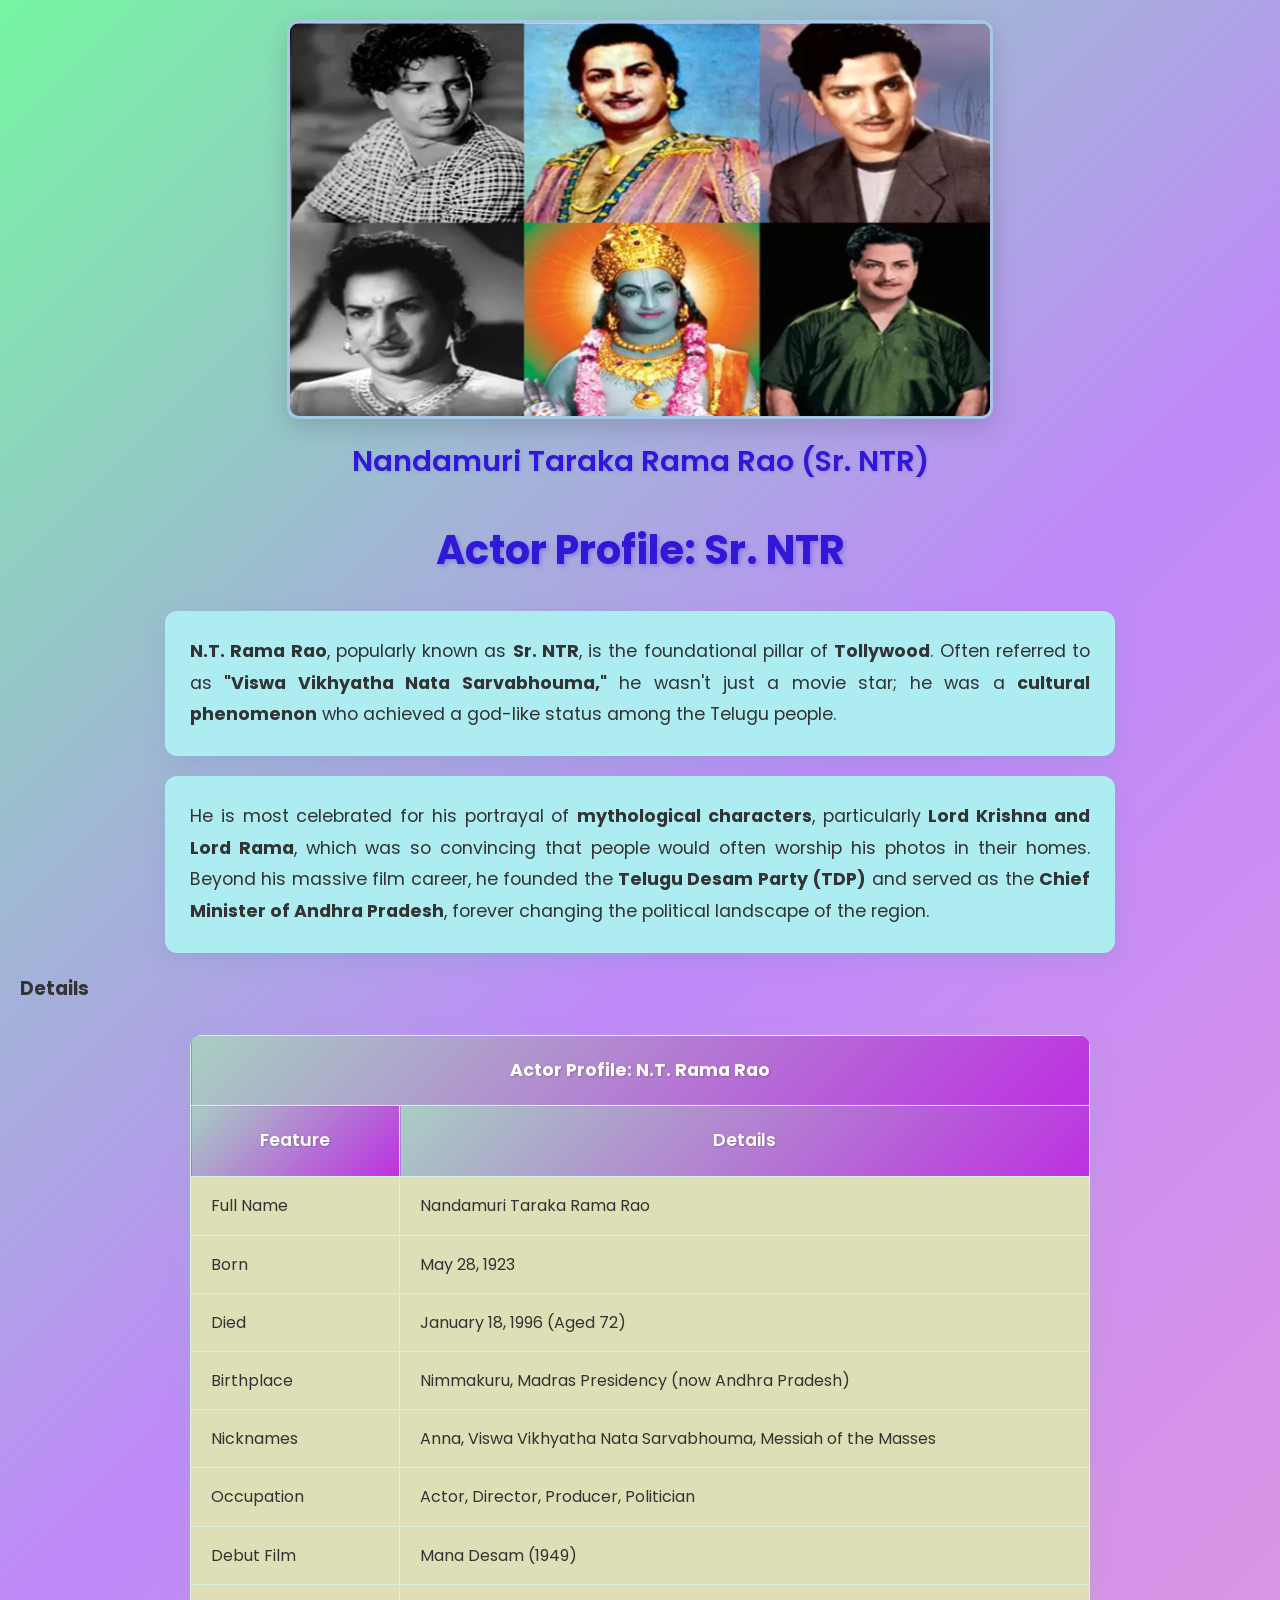
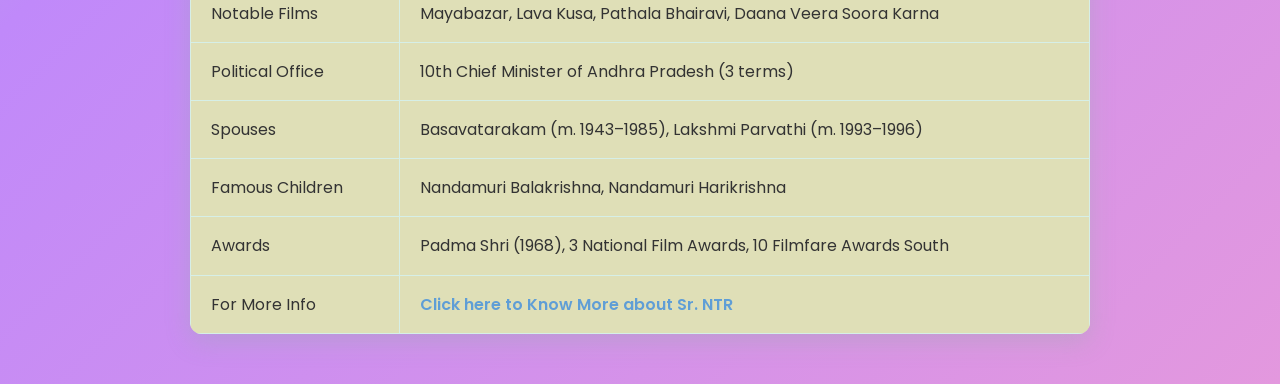
<file: wad-2904/actors files/sntr.html>
<!DOCTYPE html>
<html lang="en">
<head>
    <title>Sr. NTR</title>
    <link href="https://fonts.googleapis.com/css2?family=Poppins:wght@300;400;500;600;700&display=swap" rel="stylesheet">
    <style>
        body {
            font-family: 'Poppins', -apple-system, BlinkMacSystemFont, 'Segoe UI', Roboto, Oxygen, Ubuntu, Cantarell, sans-serif;
            background: linear-gradient(135deg, #76f5a2, #c089fa, #e398de);
            margin: 0;
            padding: 20px;
            line-height: 1.7;
            color: #333;
        }
        center img {
            width: 700px;
            height: auto;
            border-radius: 12px;
            border: 3px solid #a7c7e7;
            box-shadow: 0 8px 25px rgba(0,0,0,0.15);
        }
        h1 {
            text-align: center;
            color: #3118d7;
            margin-top: 30px;
            font-family: 'Poppins', sans-serif;
            font-weight: 700;
            font-size: 2.5em;
            text-shadow: 2px 2px 4px rgba(49, 24, 215, 0.3);
        }
        h2 {
            color: #3118d7;
            margin-top: 10px;
            font-family: 'Poppins', sans-serif;
            font-weight: 600;
            font-size: 1.8em;
            text-shadow: 1px 1px 3px rgba(49, 24, 215, 0.2);
        }
        p {
            background-color: #adecf1;
            padding: 25px;
            border-radius: 12px;
            box-shadow: 0 6px 20px rgba(120,150,200,0.3);
            text-align: justify;
            margin: 20px auto;
            max-width: 900px;
            font-family: 'Poppins', sans-serif;
            font-weight: 400;
            font-size: 1.1em;
            line-height: 1.8;
        }
        table {
            background-color: #dee4c8;
            margin: 30px auto;
            border-collapse: collapse;
            width: 80%;
            max-width: 900px;
            box-shadow: 0 8px 25px rgba(140,180,160,0.3);
            border-radius: 12px;
            overflow: hidden;
            font-family: 'Poppins', sans-serif;
        }
        th {
            background: linear-gradient(135deg, #a8cec3, #bd30e1);
            color: #ffffff;
            text-align: center;
            padding: 20px 30px;
            font-weight: 600;
            font-size: 1.1em;
            text-shadow: 1px 1px 2px rgba(0,0,0,0.2);
        }
        td {
            text-align: left;
            background-color: #dfdfb7;
            padding: 15px 20px;
            font-weight: 400;
            transition: all 0.3s ease;
        }
        td:hover {
            background-color: #c8d89e;
            cursor: pointer;
            font-size: 1.05em;
            transform: translateX(5px);
        }
        th, td {
            border: 1px solid #d6efe7;
        }
        a {
            color: #5f9ed6;
            text-decoration: none;
            font-weight: 600;
            font-family: 'Poppins', sans-serif;
        }
        a:hover {
            text-decoration: underline;
            color: #7b6cd9;
        }
        @media (max-width: 768px) {
            center img { width: 100%; max-width: 500px; }
            p { padding: 20px; width: 95%; }
            table { width: 95%; font-size: 0.9em; }
            h1 { font-size: 2em; }
        }
    </style>
</head>

<body>
    <center>
        <img src="../images/srntr.webp" alt="Sr. NTR">
        <h2>Nandamuri Taraka Rama Rao (Sr. NTR)</h2>
    </center>

    <h1>Actor Profile: Sr. NTR</h1>
    <p>
        <b>N.T. Rama Rao</b>, popularly known as <b>Sr. NTR</b>, is the foundational pillar of <b>Tollywood</b>.
        Often referred to as <b>"Viswa Vikhyatha Nata Sarvabhouma,"</b> he wasn't just a movie star;
        he was a <b>cultural phenomenon</b> who achieved a god-like status among the Telugu people.
    </p>
    <p>
        He is most celebrated for his portrayal of <b>mythological characters</b>, particularly <b>Lord Krishna 
        and Lord Rama</b>, which was so convincing that people would often worship his photos in their homes. 
        Beyond his massive film career, he founded the <b>Telugu Desam Party (TDP)</b> and served as the 
        <b>Chief Minister of Andhra Pradesh</b>, forever changing the political landscape of the region.
    </p>
    <h3>Details</h3>
    <table>
        <tr>
            <th colspan="2"><b>Actor Profile: N.T. Rama Rao</b></th>
        </tr>
        <tr>
            <th>Feature</th>
            <th>Details</th>
        </tr>
        <tr>
            <td>Full Name</td>
            <td>Nandamuri Taraka Rama Rao</td>
        </tr>
        <tr>
            <td>Born</td>
            <td>May 28, 1923</td>
        </tr>
        <tr>
            <td>Died</td>
            <td>January 18, 1996 (Aged 72)</td>
        </tr>
        <tr>
            <td>Birthplace</td>
            <td>Nimmakuru, Madras Presidency (now Andhra Pradesh)</td>
        </tr>
        <tr>
            <td>Nicknames</td>
            <td>Anna, Viswa Vikhyatha Nata Sarvabhouma, Messiah of the Masses</td>
        </tr>
        <tr>
            <td>Occupation</td>
            <td>Actor, Director, Producer, Politician</td>
        </tr>
        <tr>
            <td>Debut Film</td>
            <td>Mana Desam (1949)</td>
        </tr>
        <tr>
            <td>Notable Films</td>
            <td>Mayabazar, Lava Kusa, Pathala Bhairavi, Daana Veera Soora Karna</td>
        </tr>
        <tr>
            <td>Political Office</td>
            <td>10th Chief Minister of Andhra Pradesh (3 terms)</td>
        </tr>
        <tr>
            <td>Spouses</td>
            <td>Basavatarakam (m. 1943–1985), Lakshmi Parvathi (m. 1993–1996)</td>
        </tr>
        <tr>
            <td>Famous Children</td>
            <td>Nandamuri Balakrishna, Nandamuri Harikrishna</td>
        </tr>
        <tr>
            <td>Awards</td>
            <td>Padma Shri (1968), 3 National Film Awards, 10 Filmfare Awards South</td>
        </tr>
        <tr>
            <td>For More Info</td>
            <td><a href="https://en.wikipedia.org/wiki/N._T._Rama_Rao" target="_blank">Click here to Know More about Sr. NTR</a></td>
        </tr>
    </table>
</body>
</html>
</file>
<file: wad-2904/style.css>
body {
    margin: 0;
    padding: 30px;
    font-family: "Segoe UI", Arial, sans-serif;
    background: linear-gradient(135deg, #76f5a2, #a6d6f7, #76f5a2);
    text-align: center;
    min-height: 100vh;
}

h2 {
    font-size: 36px;
    color: #5b21b6;
    background: linear-gradient(to right, #c7d2fe, #fbcfe8);
    display: inline-block;
    padding: 12px 40px;
    border-radius: 12px;
    box-shadow: 0 6px 16px rgba(0, 0, 0, 0.2);
    margin-bottom: 30px;
}

.image-box {
    display: flex;
    justify-content: center;
    align-items: center;
    gap: 30px;
    padding: 12px 40px;
    flex-wrap: wrap;
}

.image-box img {
    width: 380px;
    height: 230px;
    border-radius: 16px;
    border: 4px solid #a5b4fc;
    box-shadow: 0 10px 22px rgba(0, 0, 0, 0.25);
    transition: transform 0.4s ease, box-shadow 0.4s ease;
    cursor: pointer;
    object-fit: cover;
}
.zoom {
    transition: transform 0.3s ease;
}

.zoom:hover {
    transform: scale(1.1);
}

.image-box img:hover {
    transform: translateY(-8px);
    box-shadow: 0 15px 30px rgba(0, 0, 0, 0.35);
}
</file>
